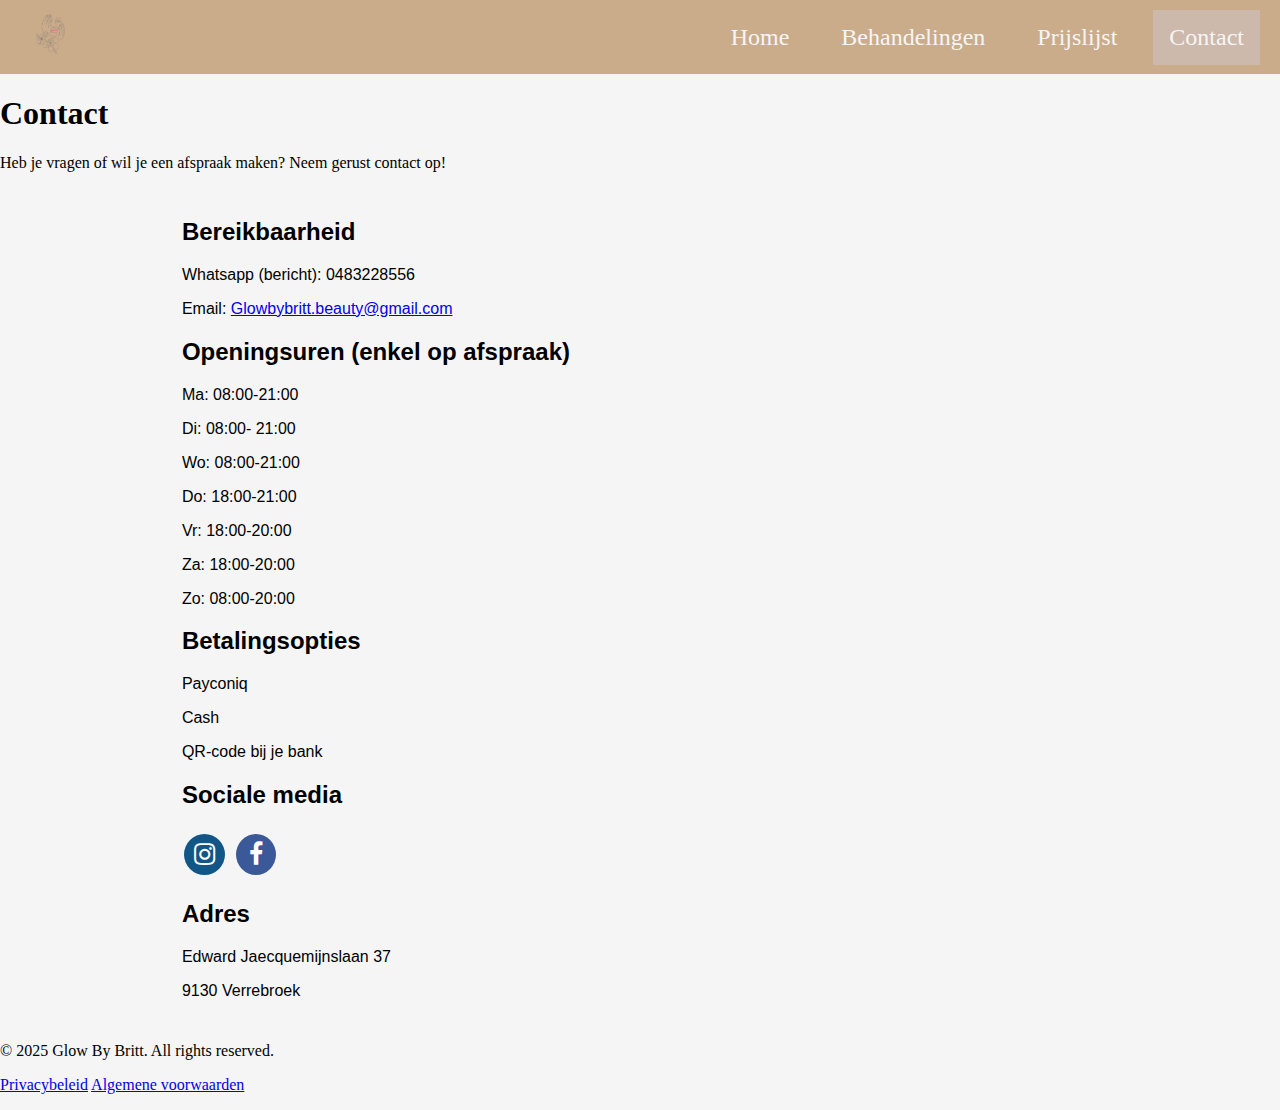
<file: Contact.html>
<!DOCTYPE html>
<html>
  <head>
    <title>Glow By Britt</title>
    <link rel="icon" type="image/x-icon" href="favicon.ico" />
    <meta name="viewport" content="width=device-width, initial-scale=1.0" />
    <link rel="stylesheet" href="css/style.css" />
    <link
      rel="stylesheet"
      href="https://cdnjs.cloudflare.com/ajax/libs/font-awesome/4.7.0/css/font-awesome.min.css"
    />
    <style>
      /* Create two equal columns that floats next to each other */
      .column {
        float: left;
        width: 50%;
        padding: 10px;
        font-family: Lato, sans-serif;
      }

      /* Clear floats after the columns */
      .row:after {
        content: "";
        display: table;
        clear: both;
      }

      .fa {
        font-size: 25px;
        text-align: center;
        text-decoration: none;
        margin: 5px 2px;
        border-radius: 50%;
      }

      .fa-instagram {
        background: #125688;
        color: white;
        padding: 8px 10px 8px 10px;
      }

      .fa-facebook {
        background: #3b5998;
        color: white;
        padding: 8px 13px 8px 13px;
        margin: 5px;
      }

      .fa:hover {
        opacity: 0.7;
      }

      .contact-info {
        float: right;
        padding-right: 60px;
      }

      @media screen and (max-width: 600px) {
        .column {
          width: 100%;
        }
        .contact-info {
          float: center;
          text-align: center;
          padding-right: 0px;
        }
      }
    </style>
  </head>

  <body>
    <ul class="topnav" id="myTopnav">
      <li class="logo">
        <a href="https://www.glowbybritt.be">
          <img src="logo.png" alt="Logo" />
        </a>
      </li>
      <div class="nav-items">
        <li><a href="https://www.glowbybritt.be">Home</a></li>
        <li class="dropdown">
          <a href="javascript:void(0)" class="dropbtn">Behandelingen</a>
          <div class="dropdown-content">
            <a href="Behandelingen/Pedicure">Pedicure</a>
            <a href="Behandelingen/Massage">Massage</a>
            <a href="Behandelingen/Lichaamsverzorging">Lichaamsverzorging</a>
            <a href="Behandelingen/Make-up">Make-up</a>
            <a href="Behandelingen/WimpersWenkbrauwen"
              >Wimpers en wenkbrauwen</a
            >
            <a href="Behandelingen/Gelaatsverzorgingen">Gelaatsverzorgingen</a>
            <a href="Behandelingen/Ontharingen">Ontharingen</a>
            <a href="Behandelingen/Manicure">Manicure</a>
            <a href="Behandelingen/Cadeaubon">Cadeaubon</a>
          </div>
        </li>
        <li><a href="Prijslijst">Prijslijst</a></li>
        <li><a class="active" href="Contact">Contact</a></li>
      </div>
      <li class="icon">
        <a
          href="javascript:void(0);"
          style="font-size: 20px"
          onclick="myFunction(this)"
          >&#9776;</a
        >
      </li>
    </ul>

    <div>
      <h1>Contact</h1>
      <p class="intro">
        Heb je vragen of wil je een afspraak maken? Neem gerust contact op!
      </p>
      <div class="row">
        <div class="column">
          <div class="contact-info">
            <h2>Bereikbaarheid</h2>
            <p>Whatsapp (bericht): 0483228556</p>
            <p>
              Email:
              <a href="mailto:Glowbybritt.beauty@gmail.com"
                >Glowbybritt.beauty@gmail.com</a
              >
            </p>
            <h2>Openingsuren (enkel op afspraak)</h2>
            <p>Ma: 08:00-21:00</p>
            <p>Di: 08:00- 21:00</p>
            <p>Wo: 08:00-21:00</p>
            <p>Do: 18:00-21:00</p>
            <p>Vr: 18:00-20:00</p>
            <p>Za: 18:00-20:00</p>
            <p>Zo: 08:00-20:00</p>
            <h2>Betalingsopties</h2>
            <p>Payconiq</p>
            <p>Cash</p>
            <p>QR-code bij je bank</p>
            <h2>Sociale media</h2>
            <a
              href="https://www.instagram.com/glow.by.britt/"
              target="_blank"
              class="fa fa-instagram"
            ></a>
            <a
              href="https://www.facebook.com/profile.php?id=61581526442371"
              target="_blank"
              class="fa fa-facebook"
            ></a>
            <h2>Adres</h2>
            <p>Edward Jaecquemijnslaan 37</p>
            <p>9130 Verrebroek</p>
          </div>
        </div>
        <div
          class="column"
          style="align-items: center; height: 600px; display: flex"
        >
          <iframe
            src="https://www.google.com/maps/embed?pb=!1m18!1m12!1m3!1d882.8121268382906!2d4.187054363701424!3d51.256466034581216!2m3!1f0!2f0!3f0!3m2!1i1024!2i768!4f13.1!3m3!1m2!1s0x47c38a16cd242c7b%3A0x20d81caf23188122!2sEdward%20Jaecquemijnslaan%2037%2C%209130%20Beveren-Kruibeke-Zwijndrecht!5e0!3m2!1snl!2sbe!4v1758224393217!5m2!1snl!2sbe"
            width="600"
            height="450"
            style="border: 0"
            allowfullscreen=""
            loading="lazy"
            referrerpolicy="no-referrer-when-downgrade"
          ></iframe>
        </div>
      </div>
    </div>
    <footer>
      <p>© 2025 Glow By Britt. All rights reserved.</p>
      <p>
        <a href="PrivacyPolicy">Privacybeleid</a>
        <a href="TermsAndConditions">Algemene voorwaarden</a>
      </p>
    </footer>
    <script src="script.js"></script>
  </body>
</html>
</file>
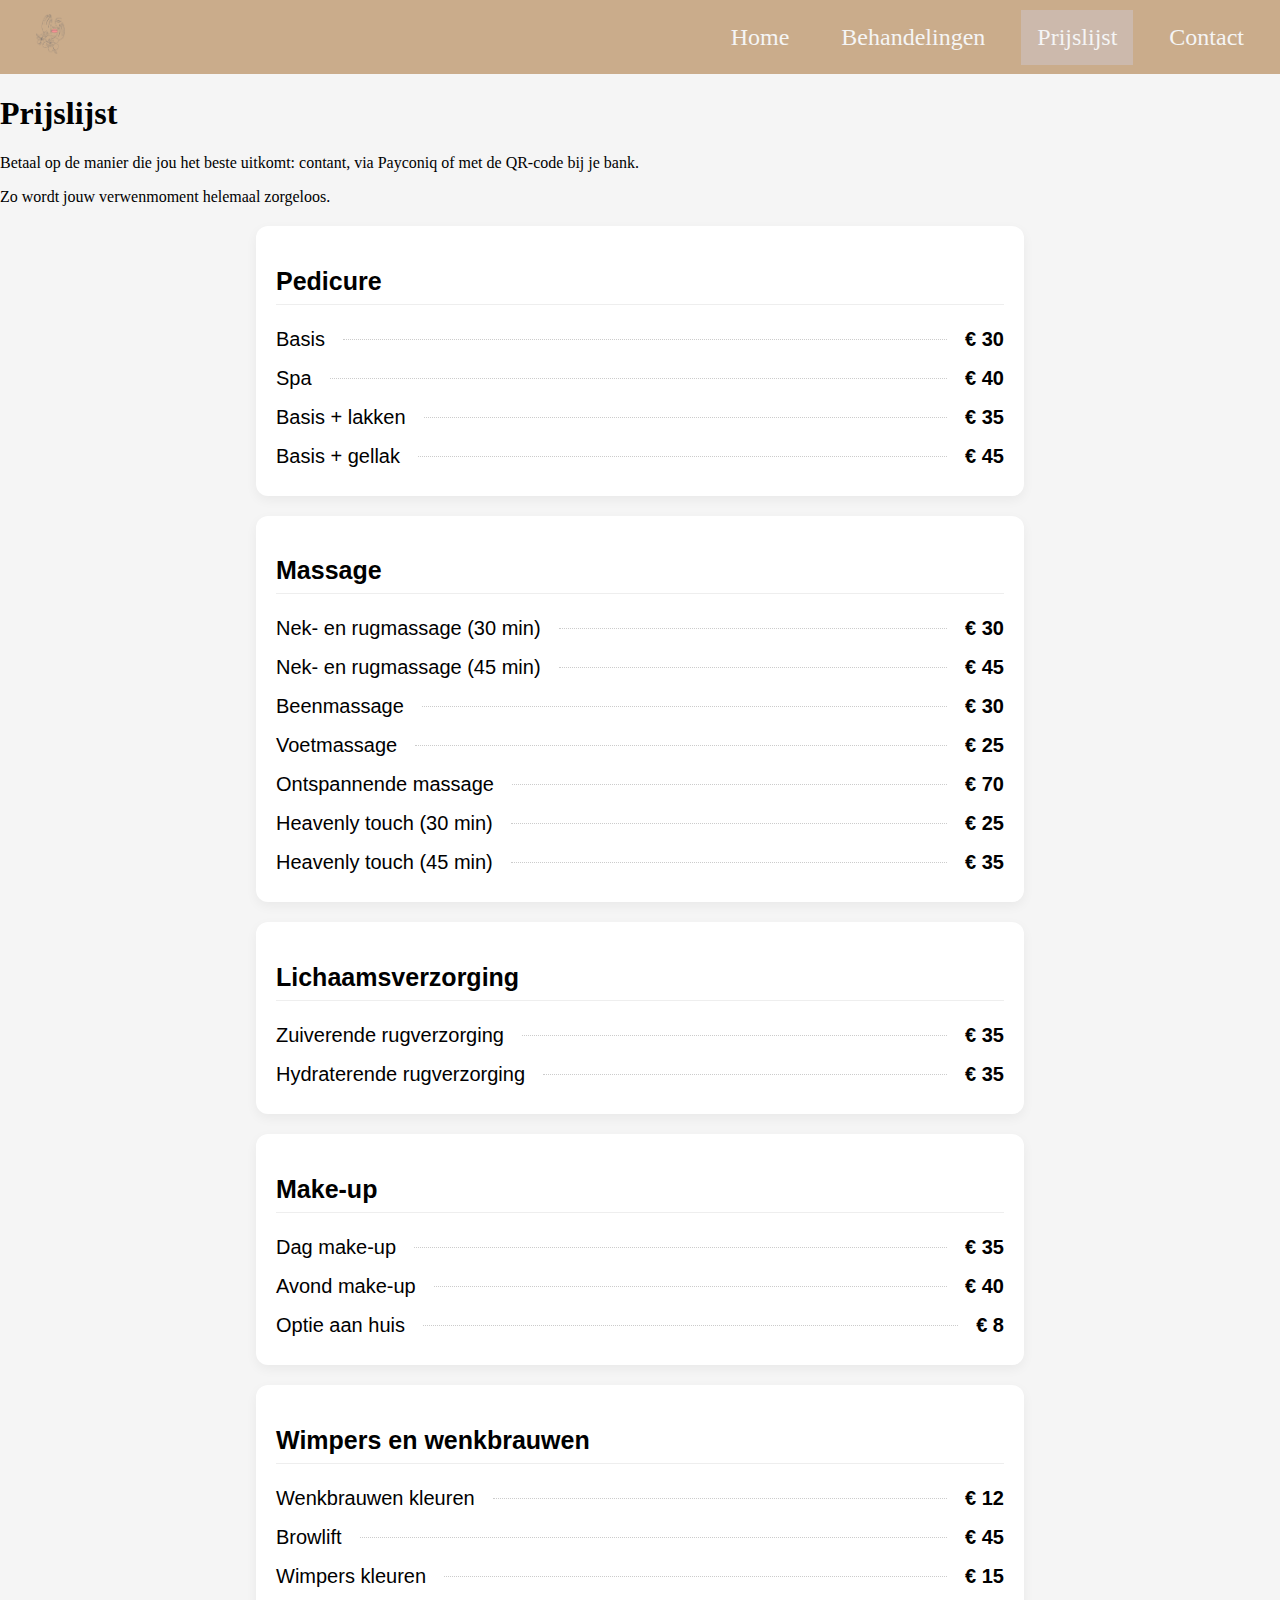
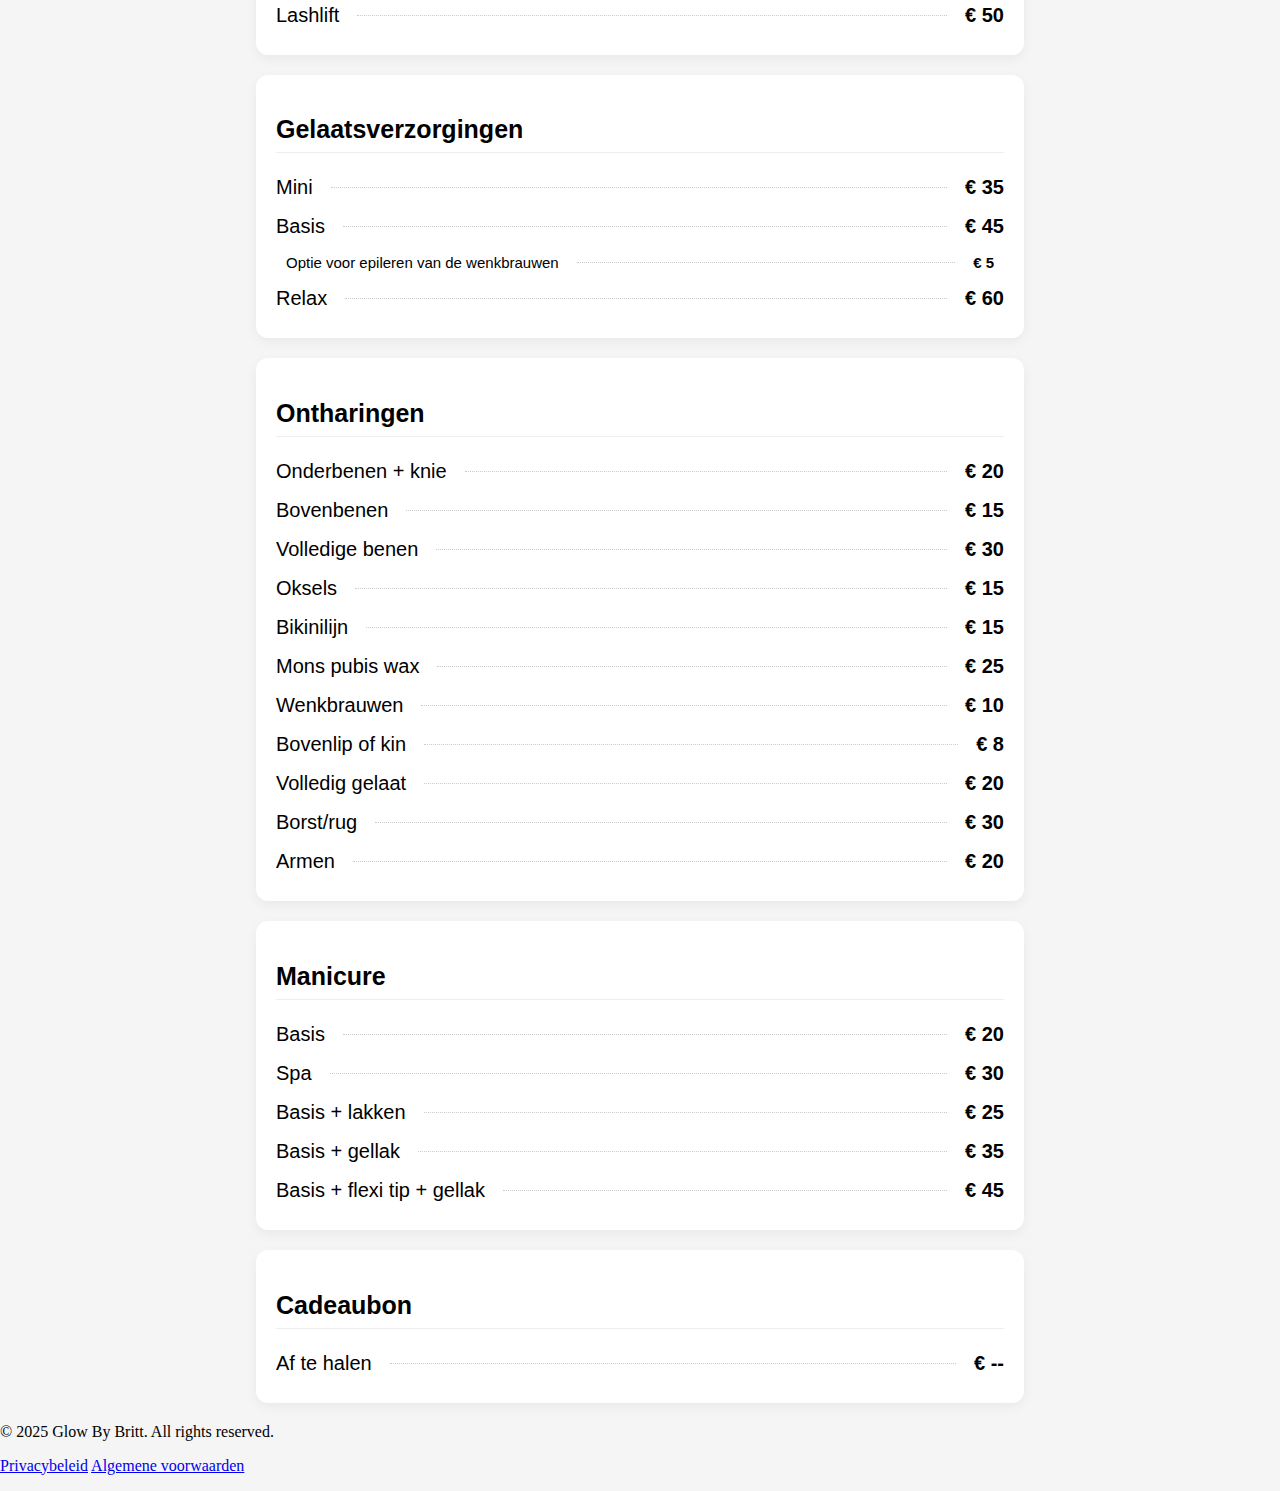
<file: Prijslijst.html>
<!DOCTYPE html>
<html>

<head>
  <title>Glow By Britt</title>
  <link rel="icon" type="image/x-icon" href="favicon.ico" />
  <meta name="viewport" content="width=device-width, initial-scale=1.0" />
  <link rel="stylesheet" href="css/style.css" />
  <style>
    .price-section {
      max-width: 60%;
      margin: 20px auto;
      padding: 20px;
      background: #fff;
      border-radius: 12px;
      box-shadow: 0 4px 12px rgba(0, 0, 0, 0.05);
    }

    .section-title {
      margin-bottom: 15px;
      font-size: 25px;
      font-weight: 600;
      border-bottom: 1px solid #eee;
      padding-bottom: 8px;
      font-family: Lato, sans-serif;
    }

    .price-list {
      list-style: none;
      margin: 0;
      padding: 0;
    }

    .price-item {
      display: flex;
      align-items: center;
      gap: 10px;
      padding: 8px 0;
      font-size: 20px;
    }

    .small-price-item {
      display: flex;
      align-items: center;
      gap: 10px;
      padding: 8px 10px;
      font-size: 15px;
    }

    .item-name {
      white-space: nowrap;
      font-family: Lato, sans-serif;
    }

    .dots {
      flex: 1;
      border-bottom: 1px dotted #ccc;
      margin: 0 8px;
    }

    .item-price {
      white-space: nowrap;
      font-weight: 600;
      font-family: Lato, sans-serif;
    }

    @media screen and (max-width: 600px) {
      .price-section {
        max-width: 80%;
        padding: 15px;
      }

      .price-item,
      .small-price-item {
        flex-wrap: wrap;
      }

      .item-name {
        white-space: normal;
        flex: 1 1 100%;
      }

      .dots {
        display: none;
      }

      .item-price {
        flex: 1 1 100%;
        text-align: left;
        margin-top: 4px;
      }
    }
  </style>
</head>

<body>
  <ul class="topnav" id="myTopnav">
    <li class="logo">
      <a href="https://brambo8698.github.io/webiste-Britt">
        <img src="logo.png" alt="Logo" />
      </a>
    </li>
    <div class="nav-items">
      <li><a href="https://brambo8698.github.io/webiste-Britt">Home</a></li>
      <li class="dropdown">
        <a href="javascript:void(0)" class="dropbtn">Behandelingen</a>
        <div class="dropdown-content">
          <a href="Behandelingen/Pedicure">Pedicure</a>
          <a href="Behandelingen/Massage">Massage</a>
          <a href="Behandelingen/Lichaamsverzorging">Lichaamsverzorging</a>
          <a href="Behandelingen/Make-up">Make-up</a>
          <a href="Behandelingen/WimpersWenkbrauwen">Wimpers en wenkbrauwen</a>
          <a href="Behandelingen/Gelaatsverzorgingen">Gelaatsverzorgingen</a>
          <a href="Behandelingen/Ontharingen">Ontharingen</a>
          <a href="Behandelingen/Manicure">Manicure</a>
          <a href="Behandelingen/Cadeaubon">Cadeaubon</a>
        </div>
      </li>
      <li><a class="active" href="Prijslijst">Prijslijst</a></li>
      <li><a href="Contact">Contact</a></li>
    </div>
    <li class="icon">
      <a href="javascript:void(0);" style="font-size: 20px" onclick="myFunction(this)">&#9776;</a>
    </li>
  </ul>

  <div>
    <h1>Prijslijst</h1>
    <p class="intro">Betaal op de manier die jou het beste uitkomt: contant, via Payconiq of met de QR-code bij je bank.
    </p>
    <p class="intro">Zo wordt jouw verwenmoment helemaal zorgeloos.</p>
    <section class="price-section">
      <h2 class="section-title">Pedicure</h2>
      <ul class="price-list">
        <li class="price-item">
          <span class="item-name">Basis</span>
          <span class="dots"></span>
          <span class="item-price">€ 30</span>
        </li>
        <li class="price-item">
          <span class="item-name">Spa</span>
          <span class="dots"></span>
          <span class="item-price">€ 40</span>
        </li>
        <li class="price-item">
          <span class="item-name">Basis + lakken</span>
          <span class="dots"></span>
          <span class="item-price">€ 35</span>
        </li>
        <li class="price-item">
          <span class="item-name">Basis + gellak</span>
          <span class="dots"></span>
          <span class="item-price">€ 45</span>
        </li>
      </ul>
    </section>
    <section class="price-section">
      <h2 class="section-title">Massage</h2>
      <ul class="price-list">
        <li class="price-item">
          <span class="item-name">Nek- en rugmassage (30 min)</span>
          <span class="dots"></span>
          <span class="item-price">€ 30</span>
        </li>
        <li class="price-item">
          <span class="item-name">Nek- en rugmassage (45 min)</span>
          <span class="dots"></span>
          <span class="item-price">€ 45</span>
        </li>
        <li class="price-item">
          <span class="item-name">Beenmassage</span>
          <span class="dots"></span>
          <span class="item-price">€ 30</span>
        </li>
        <li class="price-item">
          <span class="item-name">Voetmassage</span>
          <span class="dots"></span>
          <span class="item-price">€ 25</span>
        </li>
        <li class="price-item">
          <span class="item-name">Ontspannende massage</span>
          <span class="dots"></span>
          <span class="item-price">€ 70</span>
        </li>
        <li class="price-item">
          <span class="item-name">Heavenly touch (30 min)</span>
          <span class="dots"></span>
          <span class="item-price">€ 25</span>
        </li>
        <li class="price-item">
          <span class="item-name">Heavenly touch (45 min)</span>
          <span class="dots"></span>
          <span class="item-price">€ 35</span>
        </li>
      </ul>
    </section>
    <section class="price-section">
      <h2 class="section-title">Lichaamsverzorging</h2>
      <ul class="price-list">
        <li class="price-item">
          <span class="item-name">Zuiverende rugverzorging</span>
          <span class="dots"></span>
          <span class="item-price">€ 35</span>
        </li>
        <li class="price-item">
          <span class="item-name">Hydraterende rugverzorging</span>
          <span class="dots"></span>
          <span class="item-price">€ 35</span>
        </li>
      </ul>
    </section>
    <section class="price-section">
      <h2 class="section-title">Make-up</h2>
      <ul class="price-list">
        <li class="price-item">
          <span class="item-name">Dag make-up</span>
          <span class="dots"></span>
          <span class="item-price">€ 35</span>
        </li>
        <li class="price-item">
          <span class="item-name">Avond make-up</span>
          <span class="dots"></span>
          <span class="item-price">€ 40</span>
        </li>
        <li class="price-item">
          <span class="item-name">Optie aan huis</span>
          <span class="dots"></span>
          <span class="item-price">€ 8</span>
        </li>
      </ul>
    </section>
    <section class="price-section">
      <h2 class="section-title">Wimpers en wenkbrauwen</h2>
      <ul class="price-list">
        <li class="price-item">
          <span class="item-name">Wenkbrauwen kleuren</span>
          <span class="dots"></span>
          <span class="item-price">€ 12</span>
        </li>
        <li class="price-item">
          <span class="item-name">Browlift</span>
          <span class="dots"></span>
          <span class="item-price">€ 45</span>
        </li>
        <li class="price-item">
          <span class="item-name">Wimpers kleuren</span>
          <span class="dots"></span>
          <span class="item-price">€ 15</span>
        </li>
        <li class="price-item">
          <span class="item-name">Lashlift</span>
          <span class="dots"></span>
          <span class="item-price">€ 50</span>
        </li>
      </ul>
    </section>
    <section class="price-section">
      <h2 class="section-title">Gelaatsverzorgingen</h2>
      <ul class="price-list">
        <li class="price-item">
          <span class="item-name">Mini</span>
          <span class="dots"></span>
          <span class="item-price">€ 35</span>
        </li>
        <li class="price-item">
          <span class="item-name">Basis</span>
          <span class="dots"></span>
          <span class="item-price">€ 45</span>
        </li>
        <li class="small-price-item">
          <span class="item-name">Optie voor epileren van de wenkbrauwen</span>
          <span class="dots"></span>
          <span class="item-price">€ 5</span>
        </li>
        <li class="price-item">
          <span class="item-name">Relax</span>
          <span class="dots"></span>
          <span class="item-price">€ 60</span>
        </li>
      </ul>
    </section>
    <section class="price-section">
      <h2 class="section-title">Ontharingen</h2>
      <ul class="price-list">
        <li class="price-item">
          <span class="item-name">Onderbenen + knie</span>
          <span class="dots"></span>
          <span class="item-price">€ 20</span>
        </li>
        <li class="price-item">
          <span class="item-name">Bovenbenen</span>
          <span class="dots"></span>
          <span class="item-price">€ 15</span>
        </li>
        <li class="price-item">
          <span class="item-name">Volledige benen</span>
          <span class="dots"></span>
          <span class="item-price">€ 30</span>
        </li>
        <li class="price-item">
          <span class="item-name">Oksels</span>
          <span class="dots"></span>
          <span class="item-price">€ 15</span>
        </li>
        <li class="price-item">
          <span class="item-name">Bikinilijn</span>
          <span class="dots"></span>
          <span class="item-price">€ 15</span>
        </li>
        <li class="price-item">
          <span class="item-name">Mons pubis wax</span>
          <span class="dots"></span>
          <span class="item-price">€ 25</span>
        </li>
        <li class="price-item">
          <span class="item-name">Wenkbrauwen</span>
          <span class="dots"></span>
          <span class="item-price">€ 10</span>
        </li>
        <li class="price-item">
          <span class="item-name">Bovenlip of kin</span>
          <span class="dots"></span>
          <span class="item-price">€ 8</span>
        </li>
        <li class="price-item">
          <span class="item-name">Volledig gelaat</span>
          <span class="dots"></span>
          <span class="item-price">€ 20</span>
        </li>
        <li class="price-item">
          <span class="item-name">Borst/rug</span>
          <span class="dots"></span>
          <span class="item-price">€ 30</span>
        </li>
        <li class="price-item">
          <span class="item-name">Armen</span>
          <span class="dots"></span>
          <span class="item-price">€ 20</span>
        </li>
      </ul>
    </section>
    <section class="price-section">
      <h2 class="section-title">Manicure</h2>
      <ul class="price-list">
        <li class="price-item">
          <span class="item-name">Basis</span>
          <span class="dots"></span>
          <span class="item-price">€ 20</span>
        </li>
        <li class="price-item">
          <span class="item-name">Spa</span>
          <span class="dots"></span>
          <span class="item-price">€ 30</span>
        </li>
        <li class="price-item">
          <span class="item-name">Basis + lakken</span>
          <span class="dots"></span>
          <span class="item-price">€ 25</span>
        </li>
        <li class="price-item">
          <span class="item-name">Basis + gellak</span>
          <span class="dots"></span>
          <span class="item-price">€ 35</span>
        </li>
        <li class="price-item">
          <span class="item-name">Basis + flexi tip + gellak</span>
          <span class="dots"></span>
          <span class="item-price">€ 45</span>
        </li>
      </ul>
    </section>
    <section class="price-section">
      <h2 class="section-title">Cadeaubon</h2>
      <ul class="price-list">
        <li class="price-item">
          <span class="item-name">Af te halen</span>
          <span class="dots"></span>
          <span class="item-price">€ --</span>
        </li>
      </ul>
    </section>
  </div>
  <footer>
    <p>© 2025 Glow By Britt. All rights reserved.</p>
    <p>
      <a href="PrivacyPolicy">Privacybeleid</a>
      <a href="TermsAndConditions">Algemene voorwaarden</a>
    </p>
  </footer>
  <script src="script.js"></script>
</body>

</html>
</file>
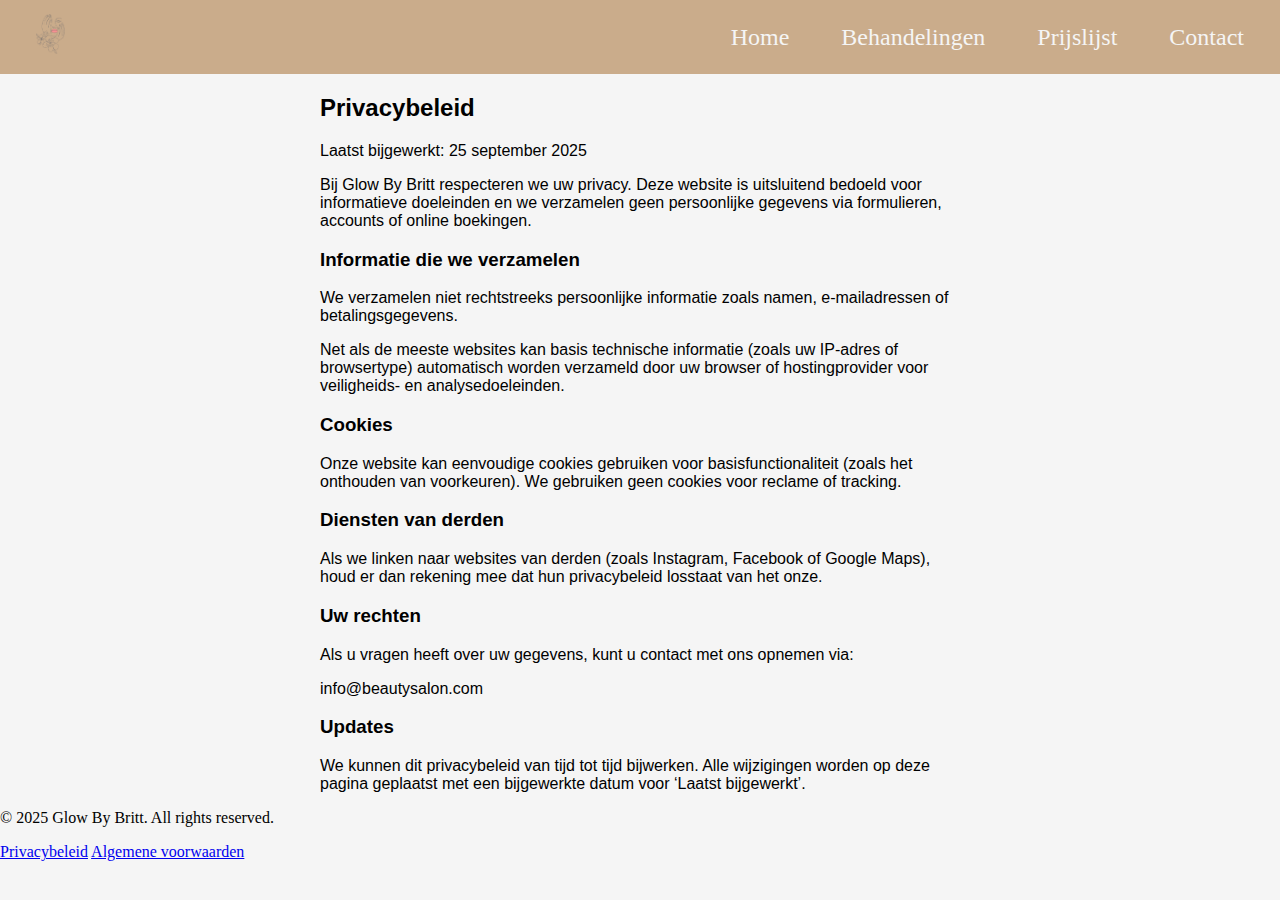
<file: PrivacyPolicy.html>
<!DOCTYPE html>
<html>
  <head>
    <meta name="viewport" content="width=device-width, initial-scale=1.0" />
    <link rel="stylesheet" href="css/style.css" />
  </head>
  <body>
    <ul class="topnav" id="myTopnav">
      <li class="logo">
        <a href="https://brambo8698.github.io/webiste-Britt">
          <img src="logo.png" alt="Logo" />
        </a>
      </li>
      <div class="nav-items">
        <li><a href="https://brambo8698.github.io/webiste-Britt">Home</a></li>
        <li class="dropdown">
          <a href="javascript:void(0)" class="dropbtn">Behandelingen</a>
          <div class="dropdown-content">
            <a href="Behandelingen/Pedicure">Pedicure</a>
            <a href="Behandelingen/Massage">Massage</a>
            <a href="Behandelingen/Lichaamsverzorging">Lichaamsverzorging</a>
            <a href="Behandelingen/Make-up">Make-up</a>
            <a href="Behandelingen/WimpersWenkbrauwen"
              >Wimpers en wenkbrauwen</a
            >
            <a href="Behandelingen/Gelaatsverzorgingen">Gelaatsverzorgingen</a>
            <a href="Behandelingen/Ontharingen">Ontharingen</a>
            <a href="Behandelingen/Manicure">Manicure</a>
            <a href="Behandelingen/Cadeaubon">Cadeaubon</a>
          </div>
        </li>
        <li><a href="Prijslijst">Prijslijst</a></li>
        <li><a href="Contact">Contact</a></li>
      </div>
      <li class="icon">
        <a
          href="javascript:void(0);"
          style="font-size: 20px"
          onclick="myFunction(this)"
          >&#9776;</a
        >
      </li>
    </ul>

    <div style="padding-left: 25%; padding-right: 25%; font-family: Lato, sans-serif;">
      <h2>Privacybeleid</h2>
      <p>Laatst bijgewerkt: 25 september 2025</p>
      <p>
        Bij Glow By Britt respecteren we uw privacy. Deze website is uitsluitend
        bedoeld voor informatieve doeleinden en we verzamelen geen persoonlijke
        gegevens via formulieren, accounts of online boekingen.
      </p>
      <h3>Informatie die we verzamelen</h3>
      <p>
        We verzamelen niet rechtstreeks persoonlijke informatie zoals namen,
        e-mailadressen of betalingsgegevens.
      </p>
      <p>
        Net als de meeste websites kan basis technische informatie (zoals uw
        IP-adres of browsertype) automatisch worden verzameld door uw browser of
        hostingprovider voor veiligheids- en analysedoeleinden.
      </p>
      <h3>Cookies</h3>
      <p>
        Onze website kan eenvoudige cookies gebruiken voor basisfunctionaliteit
        (zoals het onthouden van voorkeuren). We gebruiken geen cookies voor
        reclame of tracking.
      </p>
      <h3>Diensten van derden</h3>
      <p>
        Als we linken naar websites van derden (zoals Instagram, Facebook of
        Google Maps), houd er dan rekening mee dat hun privacybeleid losstaat
        van het onze.
      </p>
      <h3>Uw rechten</h3>
      <p>
        Als u vragen heeft over uw gegevens, kunt u contact met ons opnemen via:
      </p>
      <p>info@beautysalon.com<br /></p>
      <h3>Updates</h3>
      <p>
        We kunnen dit privacybeleid van tijd tot tijd bijwerken. Alle
        wijzigingen worden op deze pagina geplaatst met een bijgewerkte datum
        voor ‘Laatst bijgewerkt’.
      </p>
    </div>

    <footer>
      <p>© 2025 Glow By Britt. All rights reserved.</p>
      <p>
        <a href="PrivacyPolicy">Privacybeleid</a>
        <a href="TermsAndConditions">Algemene voorwaarden</a>
      </p>
    </footer>
    <script src="script.js"></script>
  </body>
</html>
</file>
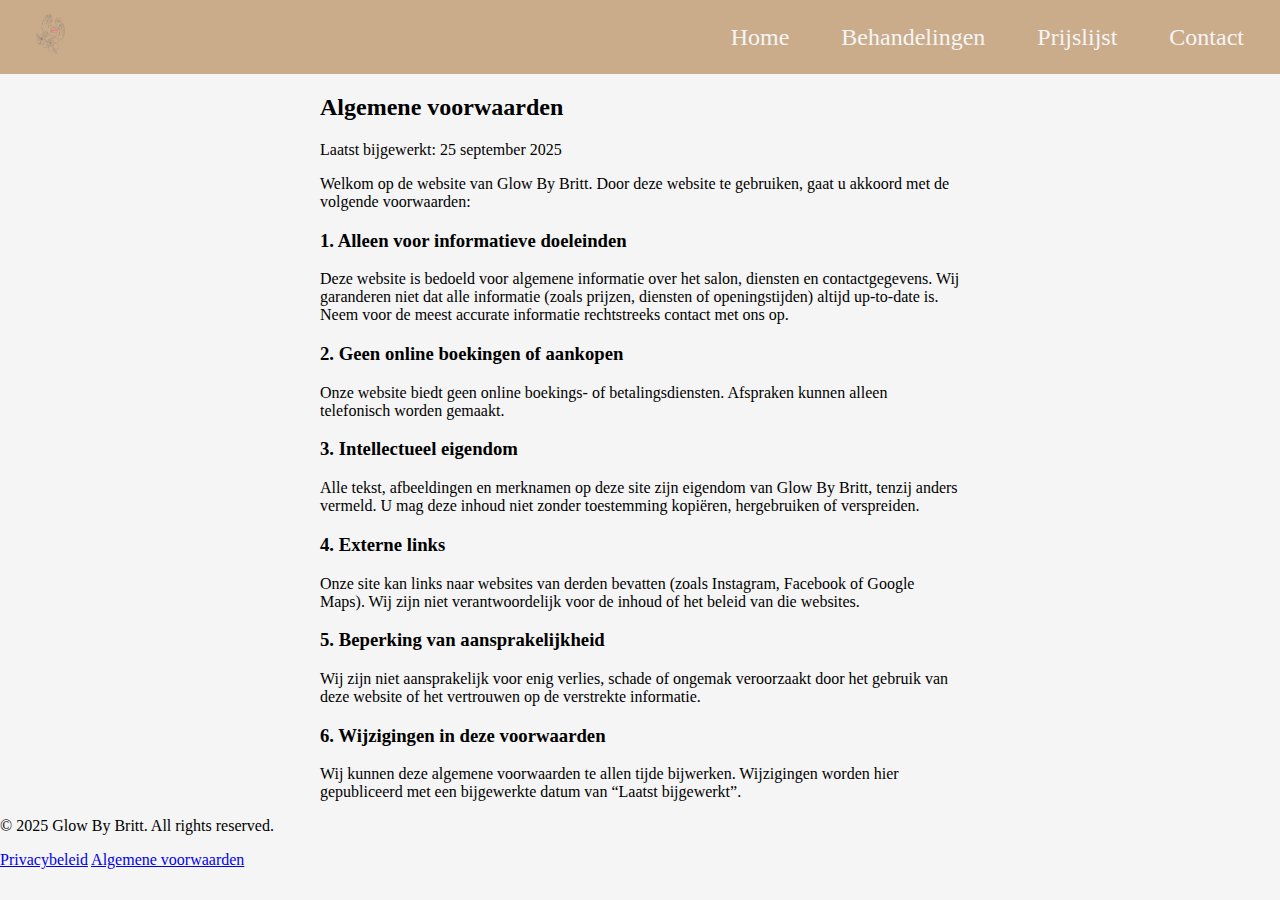
<file: TermsAndConditions.html>
<!DOCTYPE html>
<html>
  <head>
    <meta name="viewport" content="width=device-width, initial-scale=1.0" />
    <link rel="stylesheet" href="css/style.css" />
  </head>
  <body>
    <ul class="topnav" id="myTopnav">
      <li class="logo">
        <a href="https://brambo8698.github.io/webiste-Britt">
          <img src="logo.png" alt="Logo" />
        </a>
      </li>
      <div class="nav-items">
        <li><a href="https://brambo8698.github.io/webiste-Britt">Home</a></li>
        <li class="dropdown">
          <a href="javascript:void(0)" class="dropbtn">Behandelingen</a>
          <div class="dropdown-content">
            <a href="Behandelingen/Pedicure">Pedicure</a>
            <a href="Behandelingen/Massage">Massage</a>
            <a href="Behandelingen/Lichaamsverzorging">Lichaamsverzorging</a>
            <a href="Behandelingen/Make-up">Make-up</a>
            <a href="Behandelingen/WimpersWenkbrauwen"
              >Wimpers en wenkbrauwen</a
            >
            <a href="Behandelingen/Gelaatsverzorgingen">Gelaatsverzorgingen</a>
            <a href="Behandelingen/Ontharingen">Ontharingen</a>
            <a href="Behandelingen/Manicure">Manicure</a>
            <a href="Behandelingen/Cadeaubon">Cadeaubon</a>
          </div>
        </li>
        <li><a href="Prijslijst">Prijslijst</a></li>
        <li><a href="Contact">Contact</a></li>
      </div>
      <li class="icon">
        <a
          href="javascript:void(0);"
          style="font-size: 20px"
          onclick="myFunction(this)"
          >&#9776;</a
        >
      </li>
    </ul>

    <div style="padding-left: 25%; padding-right: 25%">
      <h2>Algemene voorwaarden</h2>
      <p>Laatst bijgewerkt: 25 september 2025</p>
      <p>
        Welkom op de website van Glow By Britt. Door deze website te
        gebruiken, gaat u akkoord met de volgende voorwaarden:
      </p>
      <h3>1. Alleen voor informatieve doeleinden</h2>
      <p>
        Deze website is bedoeld voor algemene informatie over het salon,
        diensten en contactgegevens. Wij garanderen niet dat alle informatie
        (zoals prijzen, diensten of openingstijden) altijd up-to-date is. Neem
        voor de meest accurate informatie rechtstreeks contact met ons op.
      </p>
      <h3>2. Geen online boekingen of aankopen</h2>
      <p>
        Onze website biedt geen online boekings- of betalingsdiensten. Afspraken
        kunnen alleen telefonisch worden gemaakt.
      </p>
      <h3>3. Intellectueel eigendom</h2>
      <p>
        Alle tekst, afbeeldingen en merknamen op deze site zijn eigendom van
        Glow By Britt, tenzij anders vermeld. U mag deze inhoud niet
        zonder toestemming kopiëren, hergebruiken of verspreiden.
      </p>
      <h3>4. Externe links</h2>
      <p>
        Onze site kan links naar websites van derden bevatten (zoals Instagram,
        Facebook of Google Maps). Wij zijn niet verantwoordelijk voor de inhoud
        of het beleid van die websites.
      </p>
      <h3>5. Beperking van aansprakelijkheid</h2>
      <p>
        Wij zijn niet aansprakelijk voor enig verlies, schade of ongemak
        veroorzaakt door het gebruik van deze website of het vertrouwen op de
        verstrekte informatie.
      </p>
      <h3>6. Wijzigingen in deze voorwaarden</h2>
      <p>
        Wij kunnen deze algemene voorwaarden te allen tijde bijwerken.
        Wijzigingen worden hier gepubliceerd met een bijgewerkte datum van
        “Laatst bijgewerkt”.
      </p>
    </div>

    <footer>
      <p>© 2025 Glow By Britt. All rights reserved.</p>
      <p>
        <a href="PrivacyPolicy">Privacybeleid</a>
        <a href="TermsAndConditions">Algemene voorwaarden</a>
      </p>
    </footer>
    <script src="script.js"></script>
  </body>
</html>
</file>
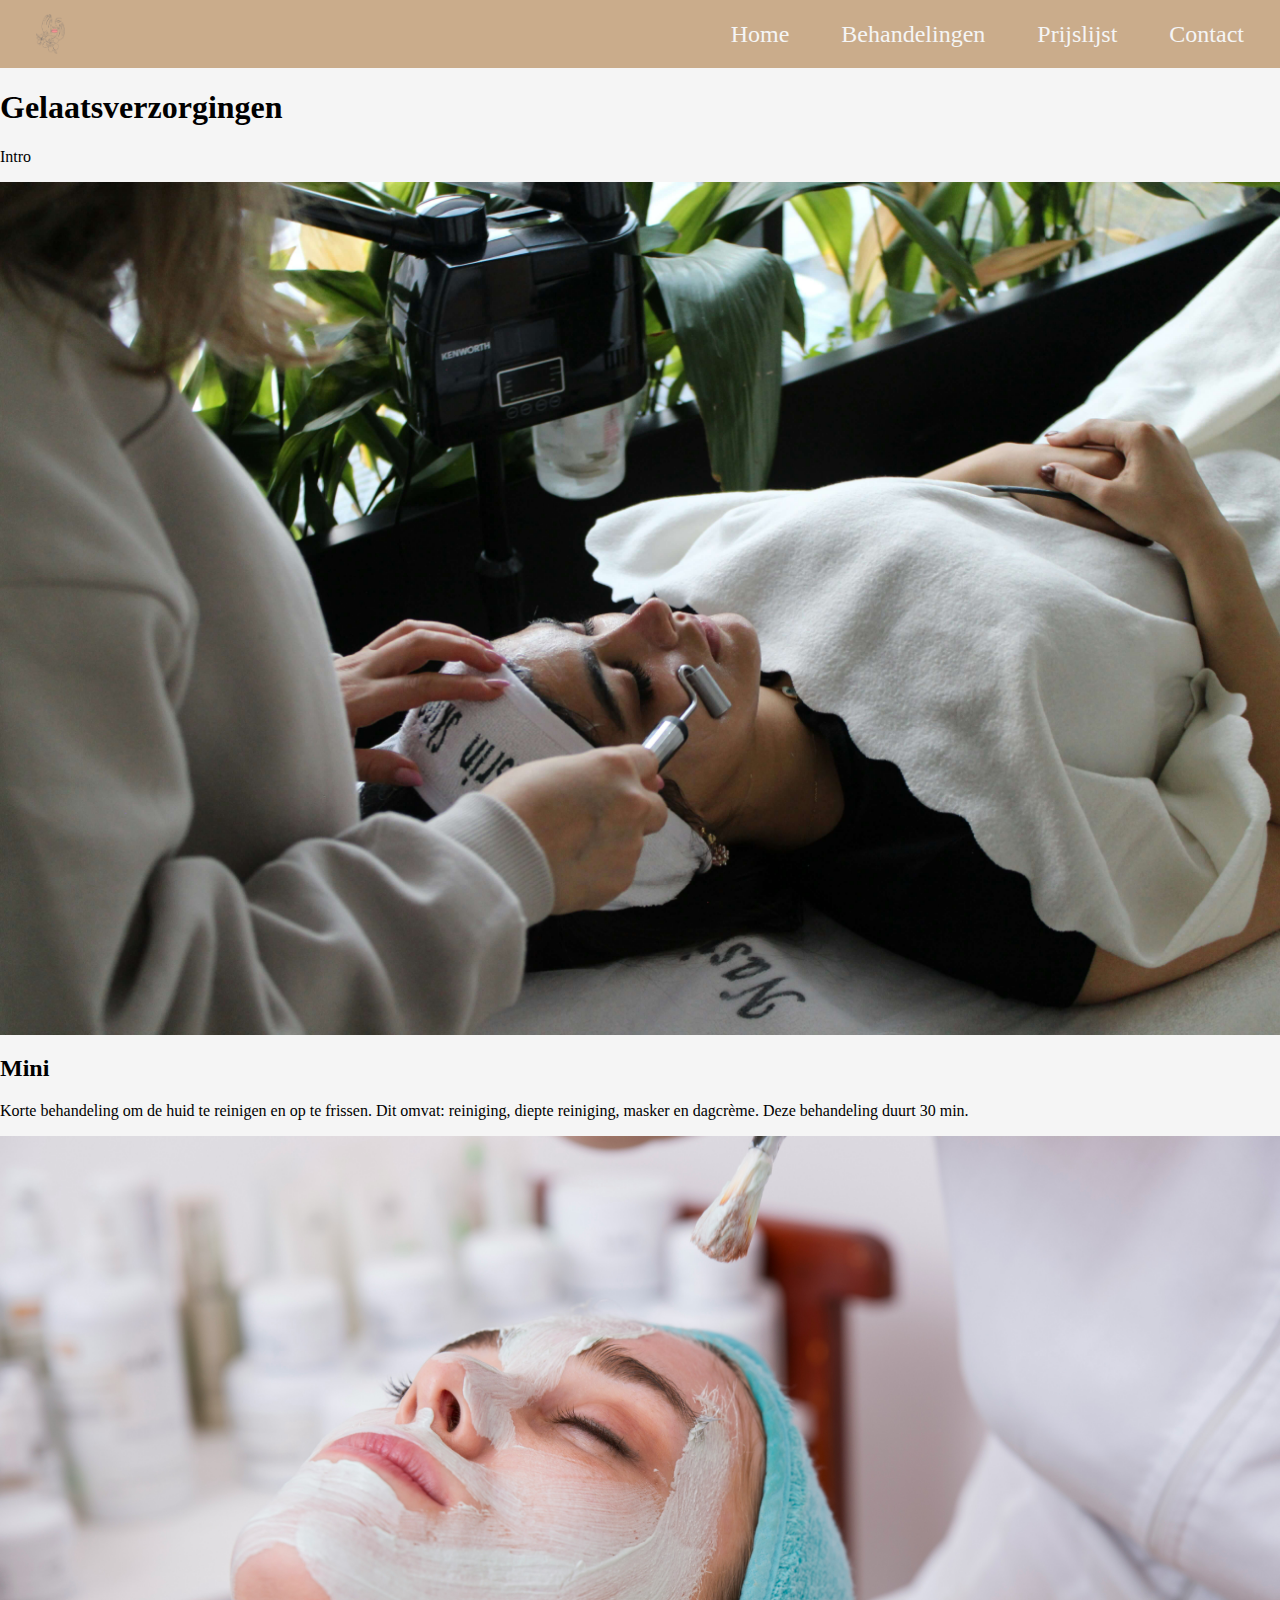
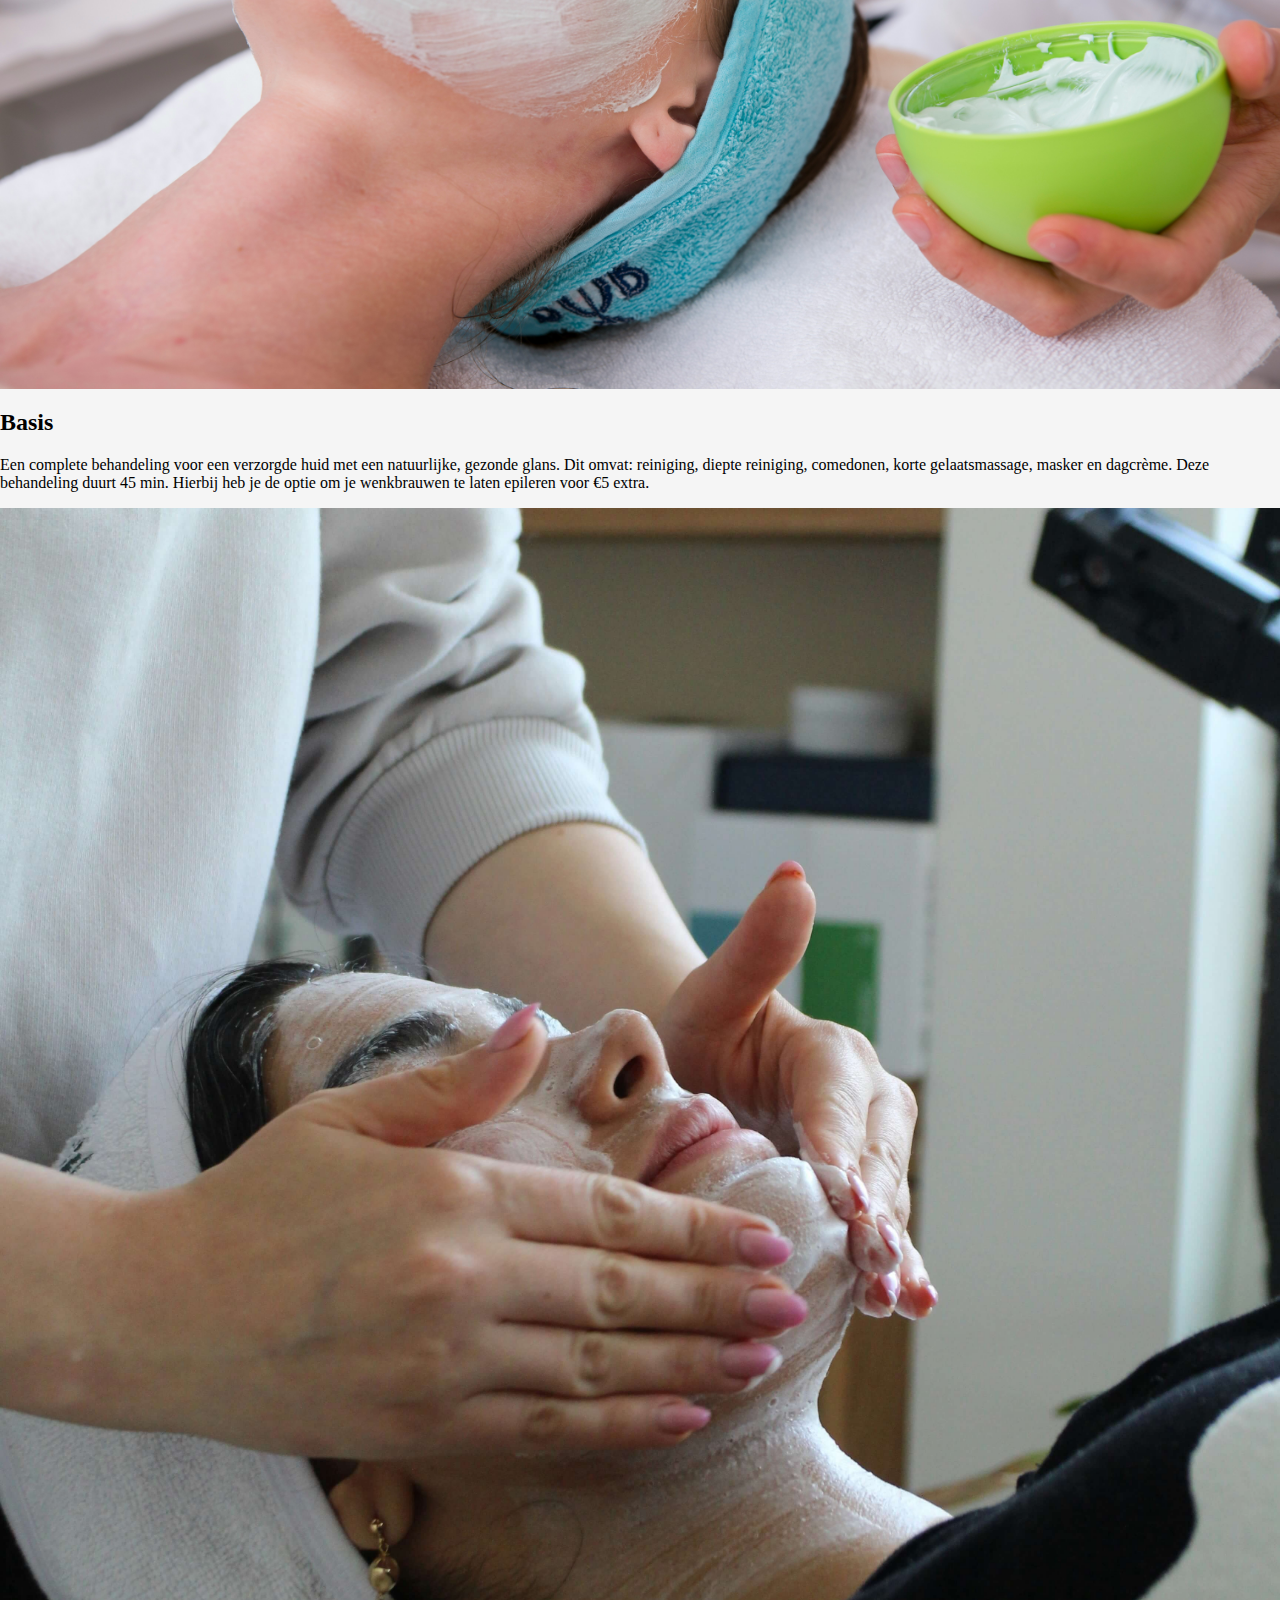
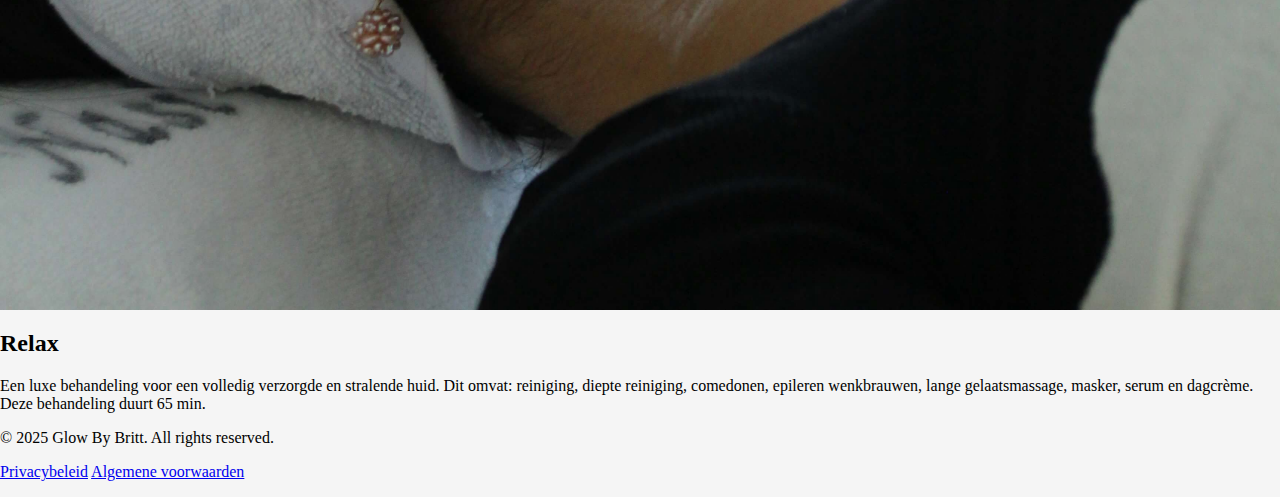
<file: Behandelingen/Gelaatsverzorgingen.html>
<!DOCTYPE html>
<html>
  <head>
    <title>Glow By Britt</title>
    <link rel="icon" type="image/x-icon" href="../favicon.ico" />
    <meta name="viewport" content="width=device-width, initial-scale=1.0" />
    <link rel="stylesheet" href="../css/style.css" />
    <link rel="stylesheet" href="behandelingen.css" />
  </head>
  <body>
    <ul class="topnav" id="myTopnav">
      <li class="logo">
        <a href="https://brambo8698.github.io/webiste-Britt">
          <img src="../logo.png" alt="Logo" />
        </a>
      </li>
      <div class="nav-items">
        <li><a href="https://brambo8698.github.io/webiste-Britt">Home</a></li>
        <li class="dropdown">
          <a href="javascript:void(0)" class="dropbtn">Behandelingen</a>
          <div class="dropdown-content">
            <a href="Pedicure">Pedicure</a>
            <a href="Massage">Massage</a>
            <a href="Lichaamsverzorging">Lichaamsverzorging</a>
            <a href="Make-up">Make-up</a>
            <a href="WimpersWenkbrauwen">Wimpers en wenkbrauwen</a>
            <a class="active" href="Gelaatsverzorgingen">Gelaatsverzorgingen</a>
            <a href="Ontharingen">Ontharingen</a>
            <a href="Manicure">Manicure</a>
            <a href="Cadeaubon">Cadeaubon</a>
          </div>
        </li>
        <li><a href="../Prijslijst">Prijslijst</a></li>
        <li><a href="../Contact">Contact</a></li>
      </div>
      <li class="icon">
        <a
          href="javascript:void(0);"
          style="font-size: 20px"
          onclick="myFunction(this)"
          >&#9776;</a
        >
      </li>
    </ul>
    <section class="treatments">
      <h1>Gelaatsverzorgingen</h1>
      <p class="intro">Intro</p>
      <div class="treatment-row">
        <img
          src="Images/MiniGelaatsverzorging.jpg"
          alt="Mini gelaatsverzorging"
        />
        <div class="treatment-info">
          <h2>Mini</h2>
          <p>
            Korte behandeling om de huid te reinigen en op te frissen. Dit
            omvat: reiniging, diepte reiniging, masker en dagcrème. Deze
            behandeling duurt 30 min.
          </p>
        </div>
      </div>
      <div class="treatment-row reverse">
        <img
          src="Images/BasisGelaatsverzorging.jpg"
          alt="Basis gelaatsverzorging"
        />
        <div class="treatment-info">
          <h2>Basis</h2>
          <p>
            Een complete behandeling voor een verzorgde huid met een
            natuurlijke, gezonde glans. Dit omvat: reiniging, diepte reiniging,
            comedonen, korte gelaatsmassage, masker en dagcrème. Deze
            behandeling duurt 45 min. Hierbij heb je de optie om je wenkbrauwen
            te laten epileren voor €5 extra.
          </p>
        </div>
      </div>
      <div class="treatment-row">
        <img
          src="Images/RelaxGelaatsverzorging.jpg"
          alt="Relax gelaatsverzorging"
        />
        <div class="treatment-info">
          <h2>Relax</h2>
          <p>
            Een luxe behandeling voor een volledig verzorgde en stralende huid.
            Dit omvat: reiniging, diepte reiniging, comedonen, epileren
            wenkbrauwen, lange gelaatsmassage, masker, serum en dagcrème. Deze
            behandeling duurt 65 min.
          </p>
        </div>
      </div>
    </section>
    <footer>
      <p>© 2025 Glow By Britt. All rights reserved.</p>
      <p>
        <a href="PrivacyPolicy">Privacybeleid</a>
        <a href="TermsAndConditions">Algemene voorwaarden</a>
      </p>
    </footer>
    <script src="../script.js"></script>
  </body>
</html>
</file>
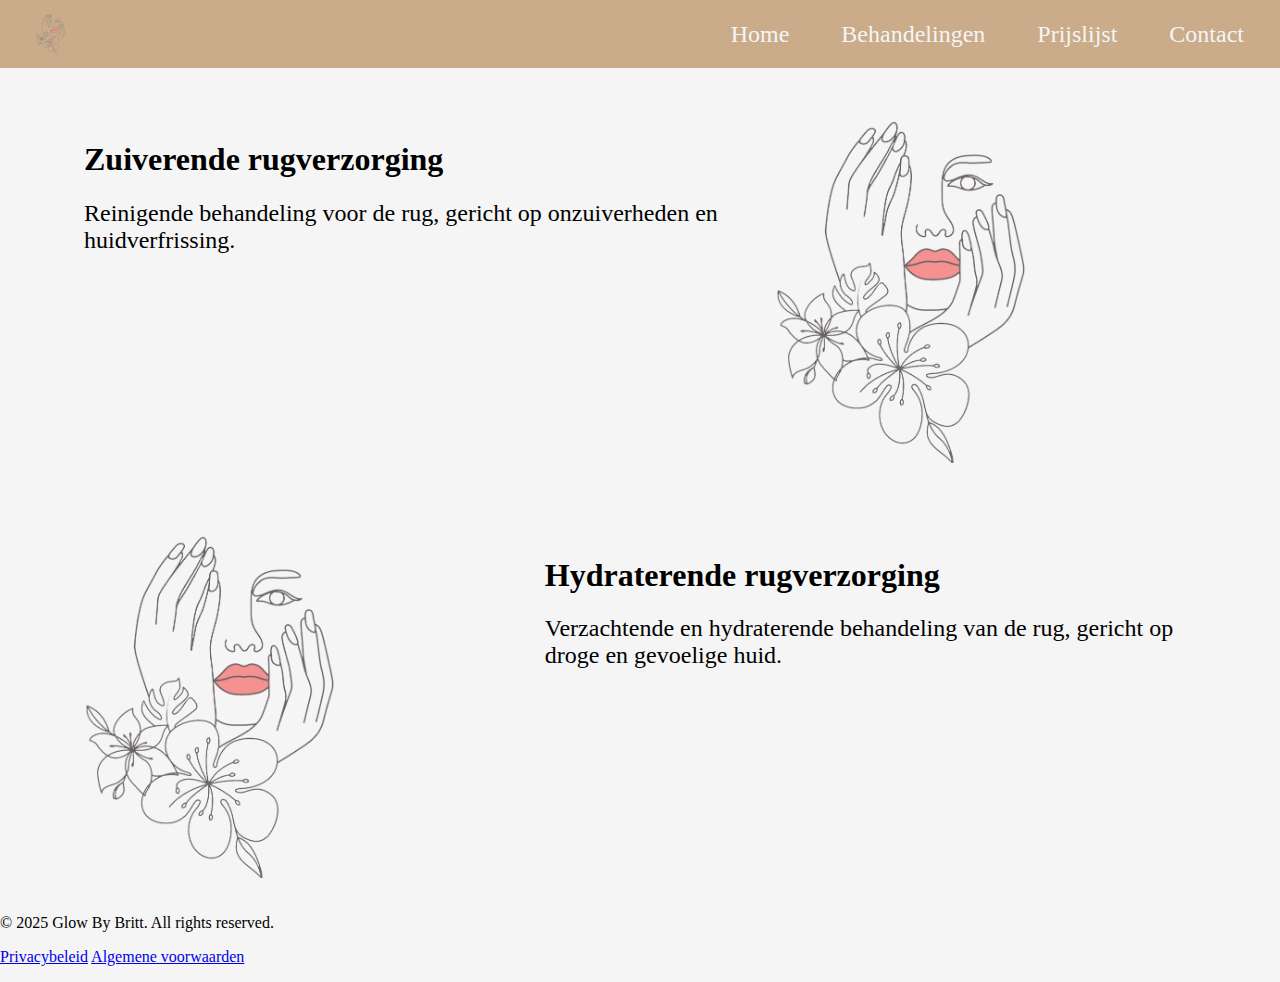
<file: Behandelingen/Lichaamsverzorging.html>
<!DOCTYPE html>
<html>
  <head>
    <title>Glow By Britt</title>
    <link rel="icon" type="image/x-icon" href="../favicon.ico" />
    <meta name="viewport" content="width=device-width, initial-scale=1.0" />
    <link rel="stylesheet" href="../css/style.css" />
    <link rel="stylesheet" href="behandelingen.css" />
  </head>
  <body>
    <ul class="topnav" id="myTopnav">
      <li class="logo">
        <a href="https://brambo8698.github.io/webiste-Britt">
          <img src="../logo.png" alt="Logo" />
        </a>
      </li>
      <div class="nav-items">
        <li><a href="https://brambo8698.github.io/webiste-Britt">Home</a></li>
        <li class="dropdown">
          <a href="javascript:void(0)" class="dropbtn">Behandelingen</a>
          <div class="dropdown-content">
            <a href="Pedicure">Pedicure</a>
            <a href="Massage">Massage</a>
            <a class="active" href="Lichaamsverzorging">Lichaamsverzorging</a>
            <a href="Make-up">Make-up</a>
            <a href="WimpersWenkbrauwen">Wimpers en wenkbrauwen</a>
            <a href="Gelaatsverzorgingen">Gelaatsverzorgingen</a>
            <a href="Ontharingen">Ontharingen</a>
            <a href="Manicure">Manicure</a>
            <a href="Cadeaubon">Cadeaubon</a>
          </div>
        </li>
        <li><a href="../Prijslijst">Prijslijst</a></li>
        <li><a href="../Contact">Contact</a></li>
      </div>
      <li class="icon">
        <a
          href="javascript:void(0);"
          style="font-size: 20px"
          onclick="myFunction(this)"
          >&#9776;</a
        >
      </li>
    </ul>

    <!-- Left section -->
    <div class="container">
      <div class="row">
        <div class="column-66">
          <h1><b>Zuiverende rugverzorging</b></h1>
          <div class="textcolumn">
            Reinigende behandeling voor de rug, gericht op onzuiverheden en
            huidverfrissing.
          </div>
        </div>
        <div class="column-33">
          <img src="../logo.png" width="250" height="300" />
        </div>
      </div>
    </div>

    <!-- right section -->
    <div class="container">
      <div class="row">
        <div class="column-33">
          <img src="../logo.png" width="250" height="300" />
        </div>
        <div class="column-66">
          <h1><b>Hydraterende rugverzorging</b></h1>
          <div class="textcolumn">
            Verzachtende en hydraterende behandeling van de rug, gericht op
            droge en gevoelige huid.
          </div>
        </div>
      </div>
    </div>
    <footer>
      <p>© 2025 Glow By Britt. All rights reserved.</p>
      <p>
        <a href="PrivacyPolicy">Privacybeleid</a>
        <a href="TermsAndConditions">Algemene voorwaarden</a>
      </p>
    </footer>
    <script src="../script.js"></script>
  </body>
</html>
</file>
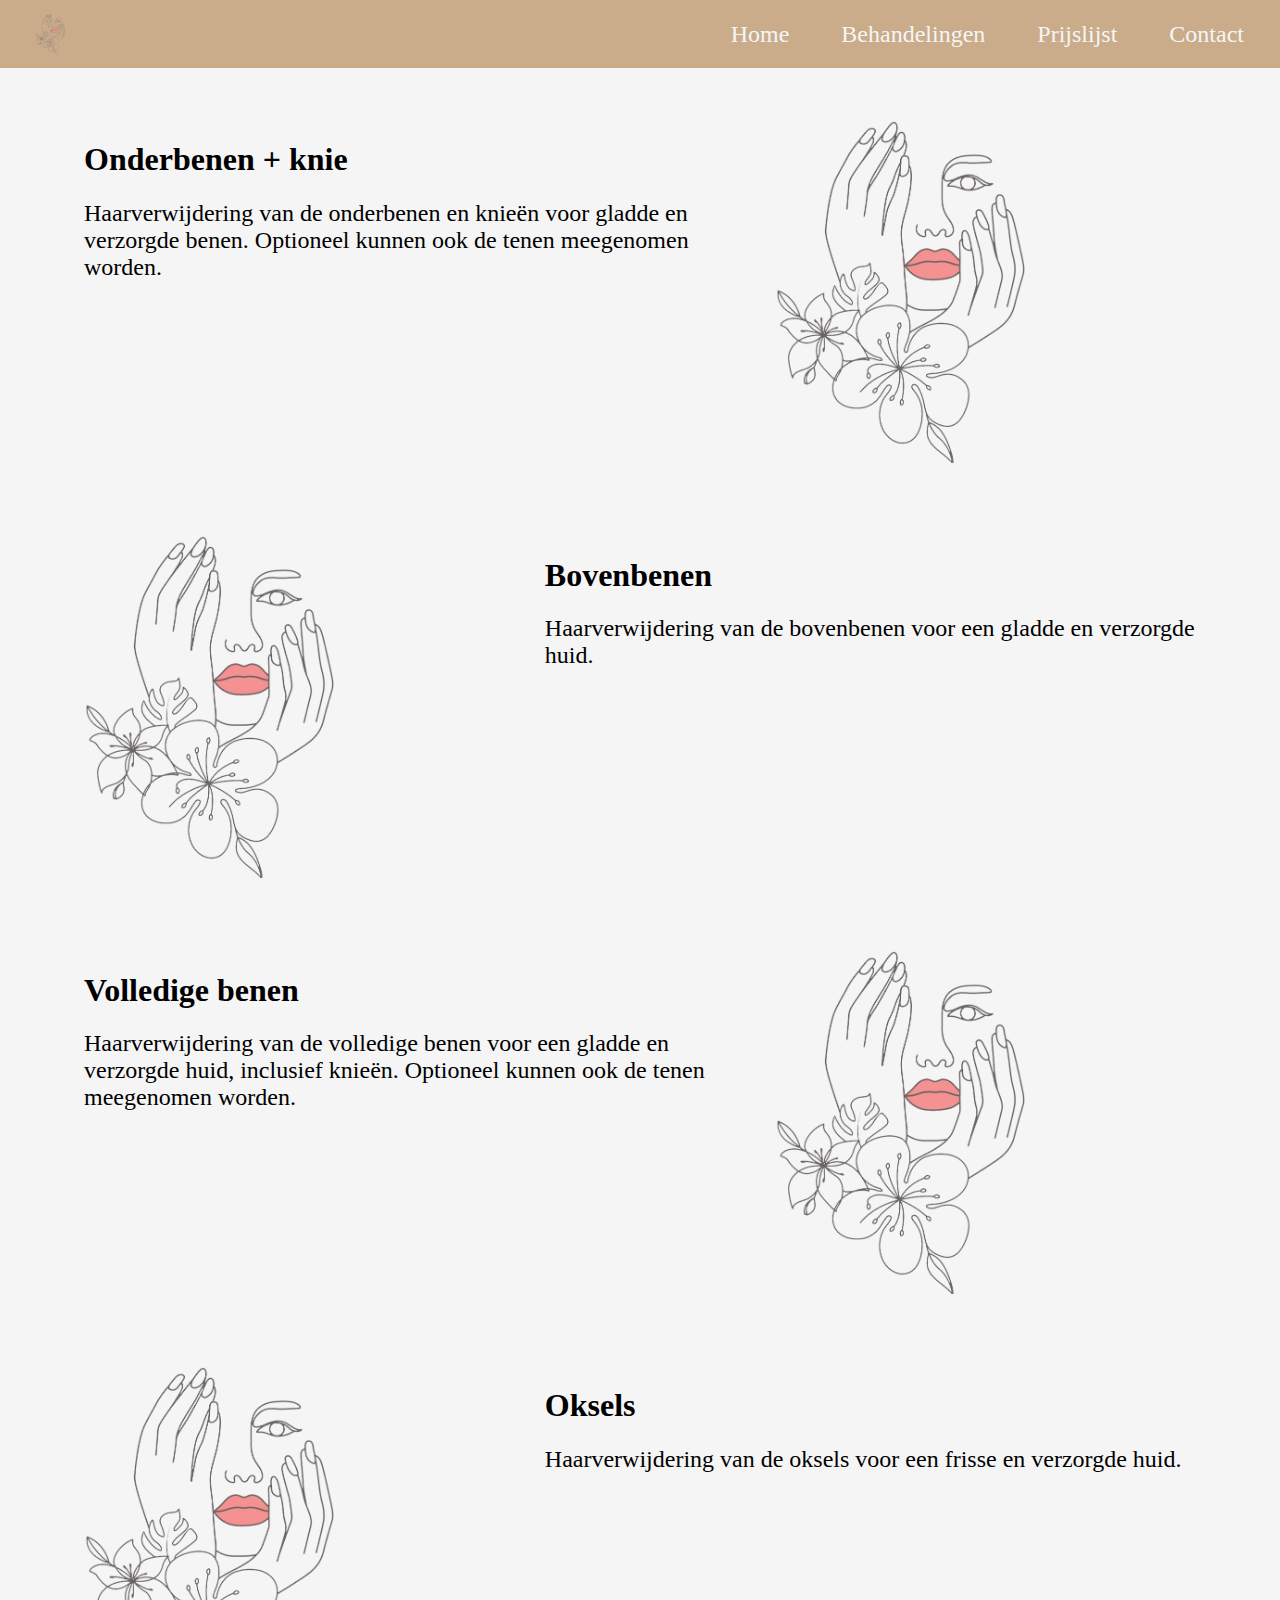
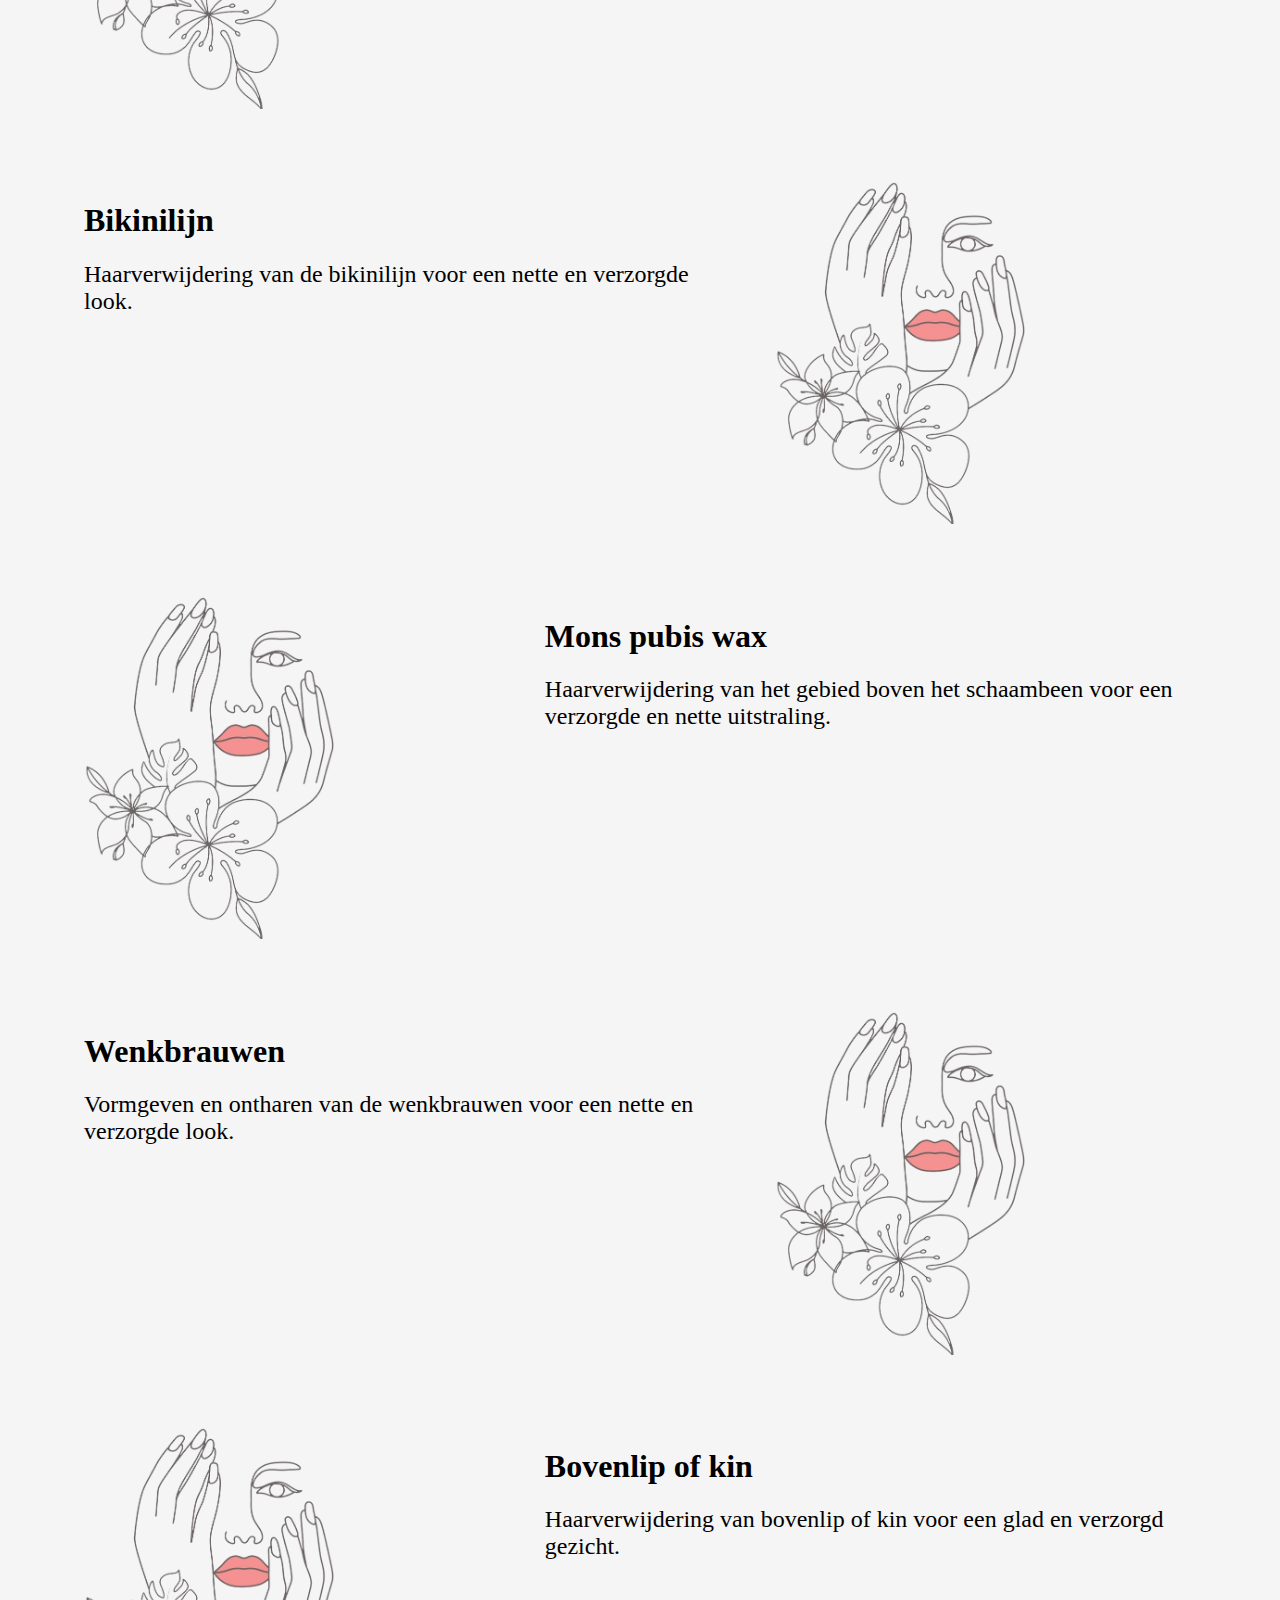
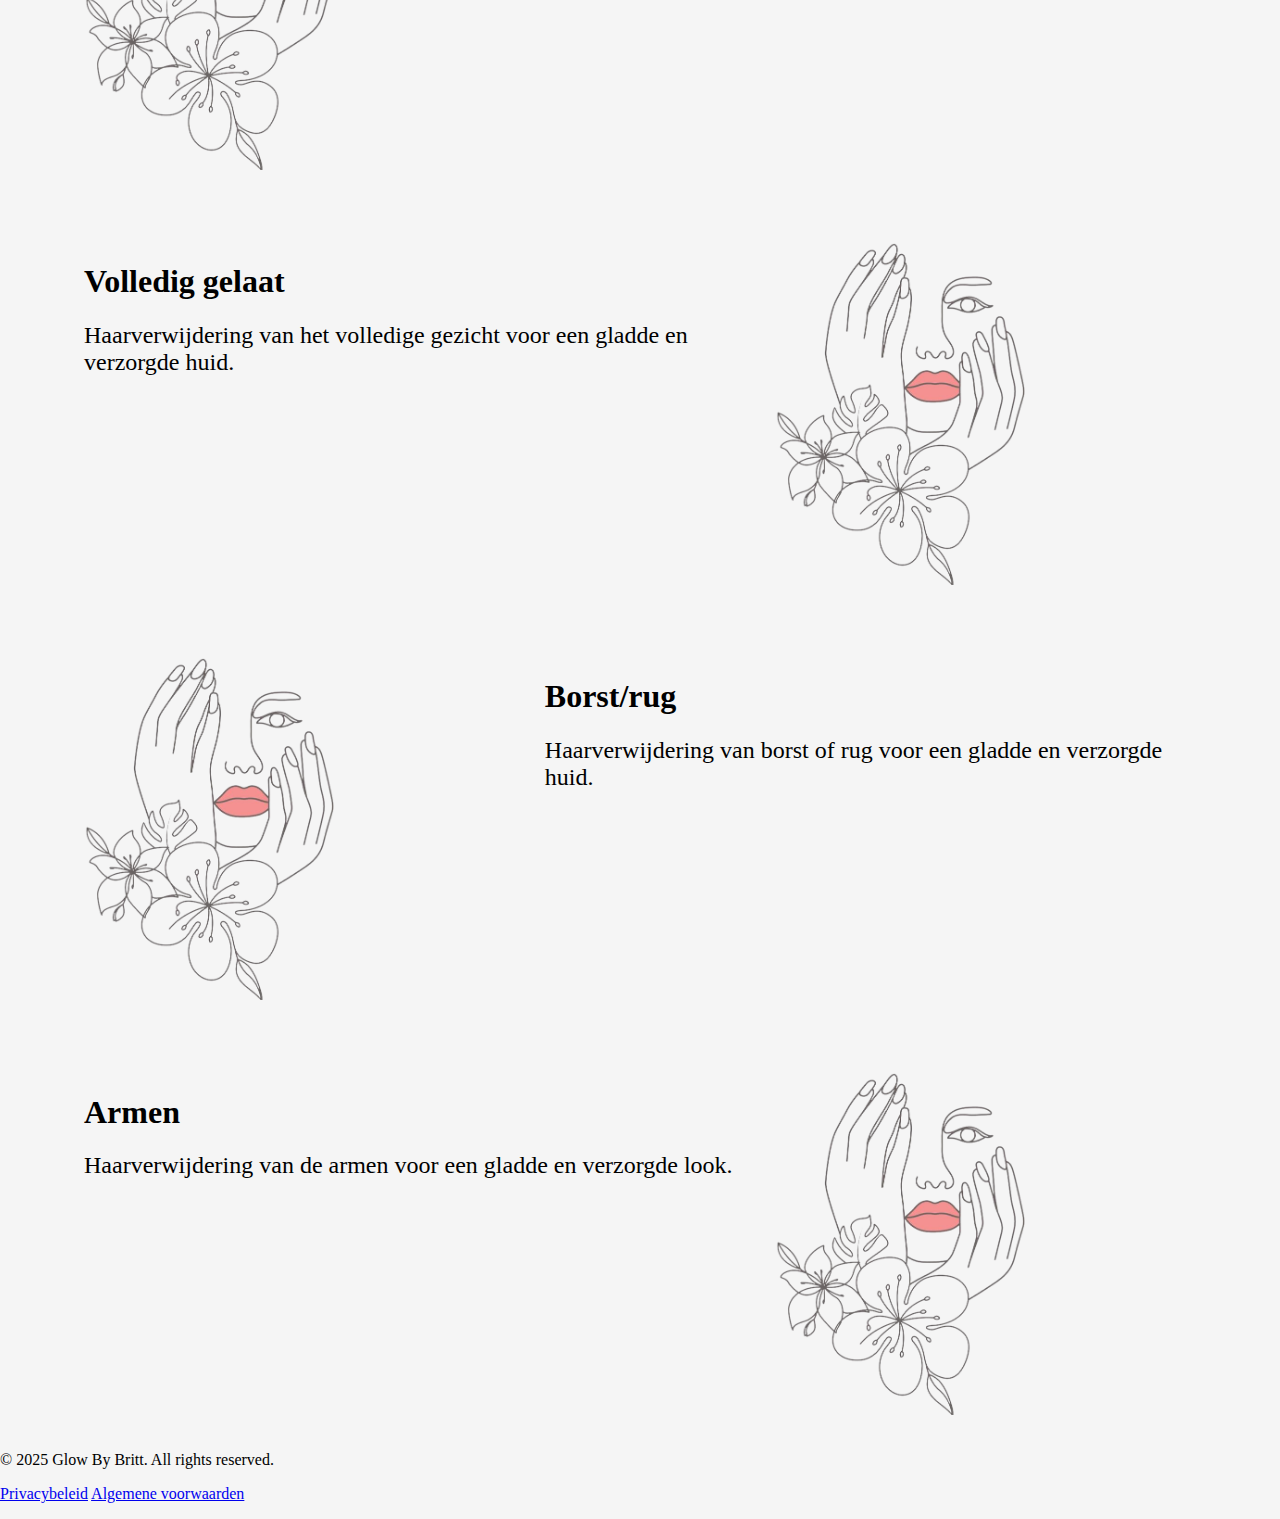
<file: Behandelingen/Ontharingen.html>
<!DOCTYPE html>
<html>
  <head>
    <meta name="viewport" content="width=device-width, initial-scale=1.0" />
    <link rel="stylesheet" href="../css/style.css" />
    <link rel="stylesheet" href="behandelingen.css" />
  </head>
  <body>
    <ul class="topnav" id="myTopnav">
      <li class="logo">
        <a href="https://brambo8698.github.io/webiste-Britt">
          <img src="../logo.png" alt="Logo" />
        </a>
      </li>
      <div class="nav-items">
        <li><a href="https://brambo8698.github.io/webiste-Britt">Home</a></li>
        <li class="dropdown">
          <a href="javascript:void(0)" class="dropbtn">Behandelingen</a>
          <div class="dropdown-content">
            <a href="Pedicure">Pedicure</a>
            <a href="Massage">Massage</a>
            <a href="Lichaamsverzorging">Lichaamsverzorging</a>
            <a href="Make-up">Make-up</a>
            <a href="WimpersWenkbrauwen">Wimpers en wenkbrauwen</a>
            <a href="Gelaatsverzorgingen">Gelaatsverzorgingen</a>
            <a class="active" href="Ontharingen">Ontharingen</a>
            <a href="Manicure">Manicure</a>
            <a href="Cadeaubon">Cadeaubon</a>
          </div>
        </li>
        <li><a href="../Prijslijst">Prijslijst</a></li>
        <li><a href="../Contact">Contact</a></li>
      </div>
      <li class="icon">
        <a
          href="javascript:void(0);"
          style="font-size: 20px"
          onclick="myFunction(this)"
          >&#9776;</a
        >
      </li>
    </ul>
    <!-- Left section -->
    <div class="container">
      <div class="row">
        <div class="column-66">
          <h1><b>Onderbenen + knie</b></h1>
          <div class="textcolumn">
            Haarverwijdering van de onderbenen en knieën voor gladde en
            verzorgde benen. Optioneel kunnen ook de tenen meegenomen worden.
          </div>
        </div>
        <div class="column-33">
          <img src="../logo.png" width="250" height="300" />
        </div>
      </div>
    </div>

    <!-- right section -->
    <div class="container">
      <div class="row">
        <div class="column-33">
          <img src="../logo.png" width="250" height="300" />
        </div>
        <div class="column-66">
          <h1><b>Bovenbenen</b></h1>
          <div class="textcolumn">
            Haarverwijdering van de bovenbenen voor een gladde en verzorgde
            huid.
          </div>
        </div>
      </div>
    </div>
    <!-- Left section -->
    <div class="container">
      <div class="row">
        <div class="column-66">
          <h1><b>Volledige benen</b></h1>
          <div class="textcolumn">
            Haarverwijdering van de volledige benen voor een gladde en verzorgde
            huid, inclusief knieën. Optioneel kunnen ook de tenen meegenomen
            worden.
          </div>
        </div>
        <div class="column-33">
          <img src="../logo.png" width="250" height="300" />
        </div>
      </div>
    </div>

    <!-- right section -->
    <div class="container">
      <div class="row">
        <div class="column-33">
          <img src="../logo.png" width="250" height="300" />
        </div>
        <div class="column-66">
          <h1><b>Oksels</b></h1>
          <div class="textcolumn">
            Haarverwijdering van de oksels voor een frisse en verzorgde huid.
          </div>
        </div>
      </div>
    </div>
    <!-- Left section -->
    <div class="container">
      <div class="row">
        <div class="column-66">
          <h1><b>Bikinilijn</b></h1>
          <div class="textcolumn">
            Haarverwijdering van de bikinilijn voor een nette en verzorgde look.
          </div>
        </div>
        <div class="column-33">
          <img src="../logo.png" width="250" height="300" />
        </div>
      </div>
    </div>

    <!-- right section -->
    <div class="container">
      <div class="row">
        <div class="column-33">
          <img src="../logo.png" width="250" height="300" />
        </div>
        <div class="column-66">
          <h1><b>Mons pubis wax</b></h1>
          <div class="textcolumn">
            Haarverwijdering van het gebied boven het schaambeen voor een
            verzorgde en nette uitstraling.
          </div>
        </div>
      </div>
    </div>
    <!-- Left section -->
    <div class="container">
      <div class="row">
        <div class="column-66">
          <h1><b>Wenkbrauwen</b></h1>
          <div class="textcolumn">
            Vormgeven en ontharen van de wenkbrauwen voor een nette en verzorgde
            look.
          </div>
        </div>
        <div class="column-33">
          <img src="../logo.png" width="250" height="300" />
        </div>
      </div>
    </div>

    <!-- right section -->
    <div class="container">
      <div class="row">
        <div class="column-33">
          <img src="../logo.png" width="250" height="300" />
        </div>
        <div class="column-66">
          <h1><b>Bovenlip of kin</b></h1>
          <div class="textcolumn">
            Haarverwijdering van bovenlip of kin voor een glad en verzorgd
            gezicht.
          </div>
        </div>
      </div>
    </div>
    <!-- Left section -->
    <div class="container">
      <div class="row">
        <div class="column-66">
          <h1><b>Volledig gelaat</b></h1>
          <div class="textcolumn">
            Haarverwijdering van het volledige gezicht voor een gladde en
            verzorgde huid.
          </div>
        </div>
        <div class="column-33">
          <img src="../logo.png" width="250" height="300" />
        </div>
      </div>
    </div>

    <!-- right section -->
    <div class="container">
      <div class="row">
        <div class="column-33">
          <img src="../logo.png" width="250" height="300" />
        </div>
        <div class="column-66">
          <h1><b>Borst/rug</b></h1>
          <div class="textcolumn">
            Haarverwijdering van borst of rug voor een gladde en verzorgde huid.
          </div>
        </div>
      </div>
    </div>
    <!-- Left section -->
    <div class="container">
      <div class="row">
        <div class="column-66">
          <h1><b>Armen</b></h1>
          <div class="textcolumn">
            Haarverwijdering van de armen voor een gladde en verzorgde look.
          </div>
        </div>
        <div class="column-33">
          <img src="../logo.png" width="250" height="300" />
        </div>
      </div>
    </div>
    <footer>
      <p>© 2025 Glow By Britt. All rights reserved.</p>
      <p>
        <a href="PrivacyPolicy">Privacybeleid</a>
        <a href="TermsAndConditions">Algemene voorwaarden</a>
      </p>
    </footer>
    <script src="../script.js"></script>
  </body>
</html>
</file>
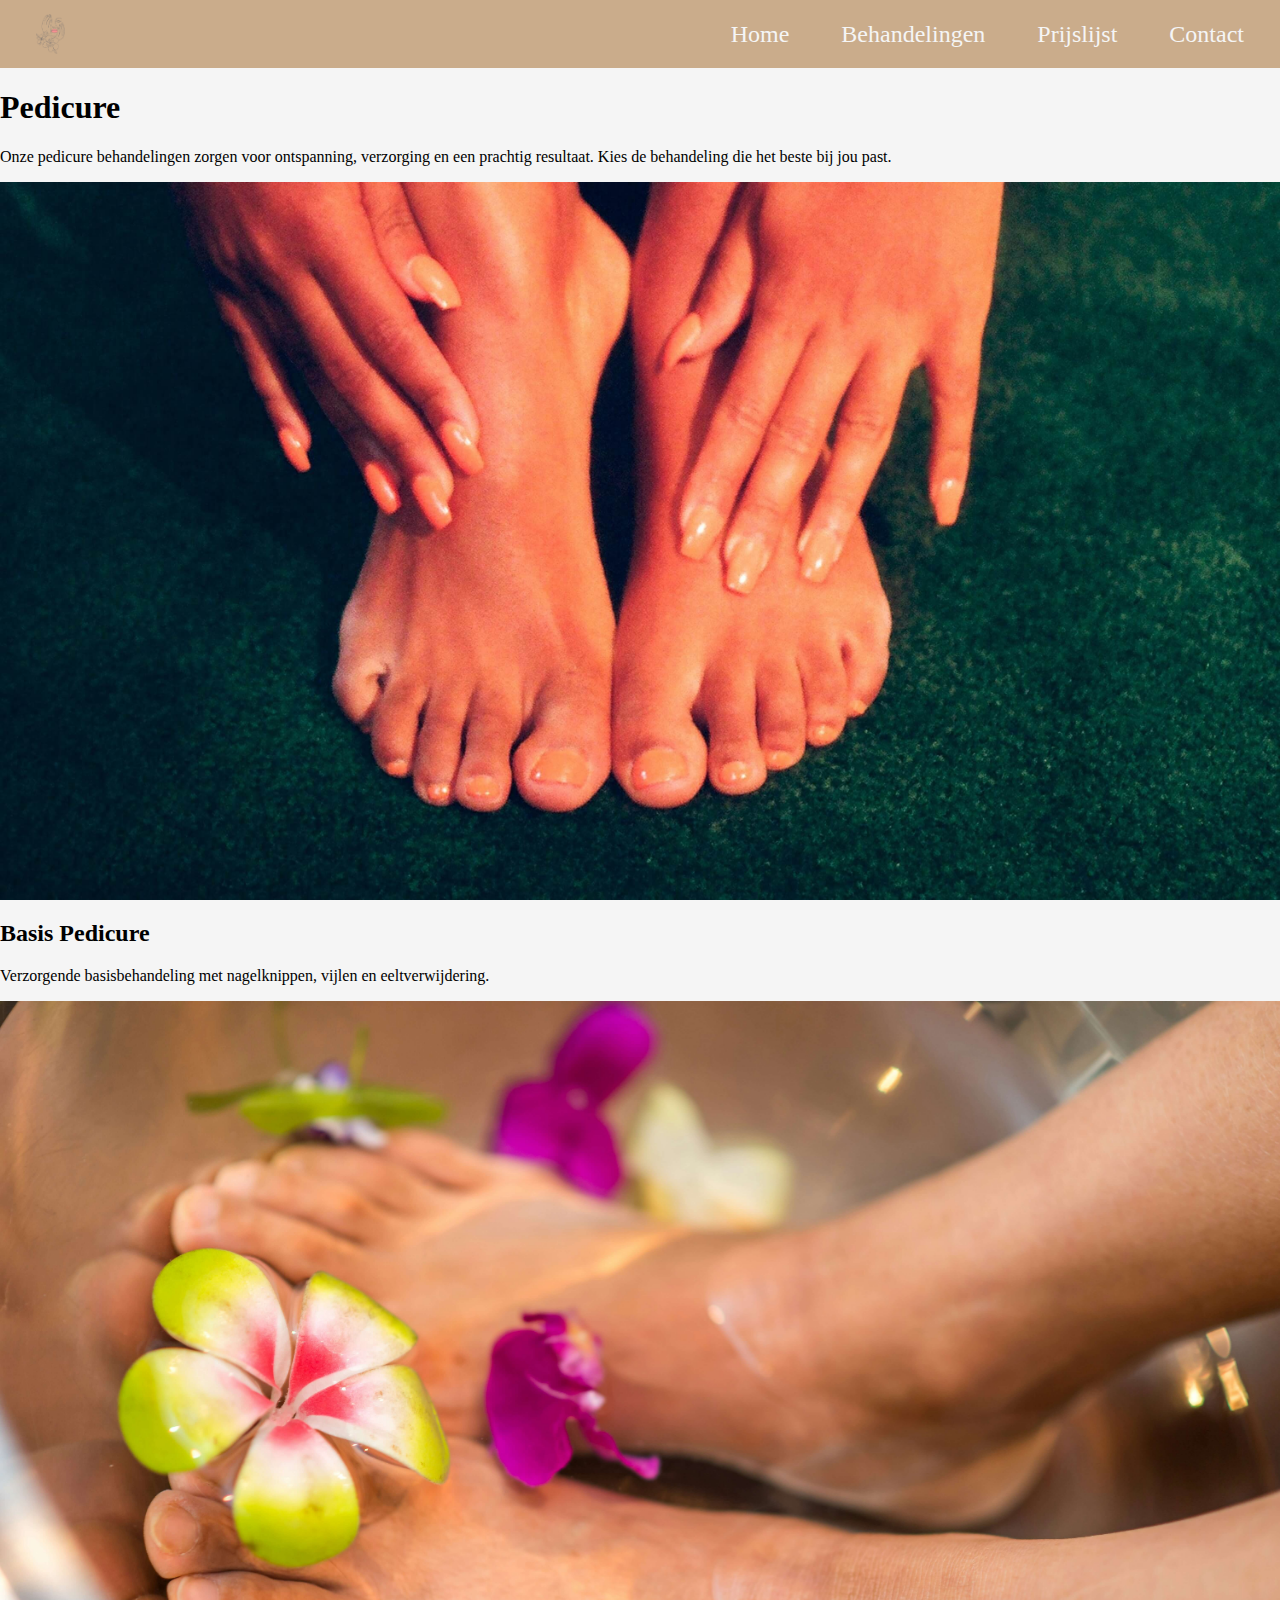
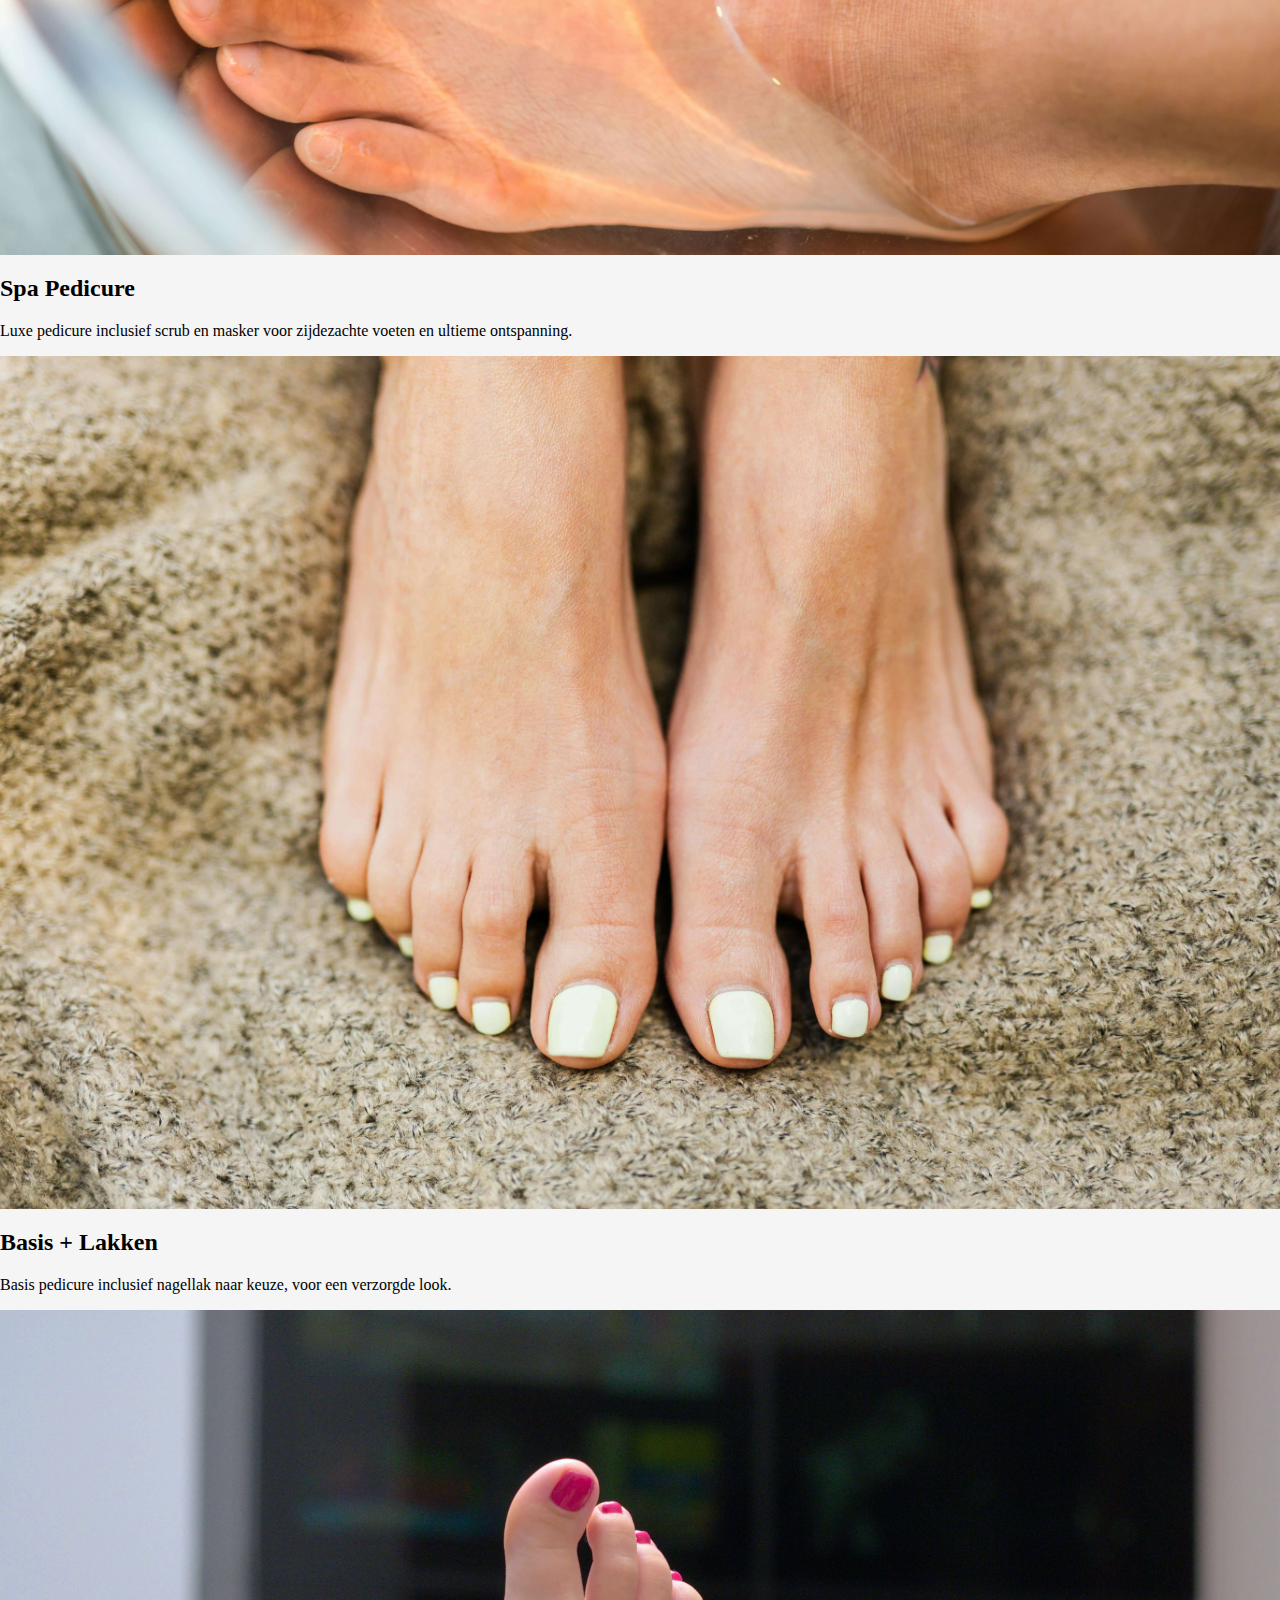
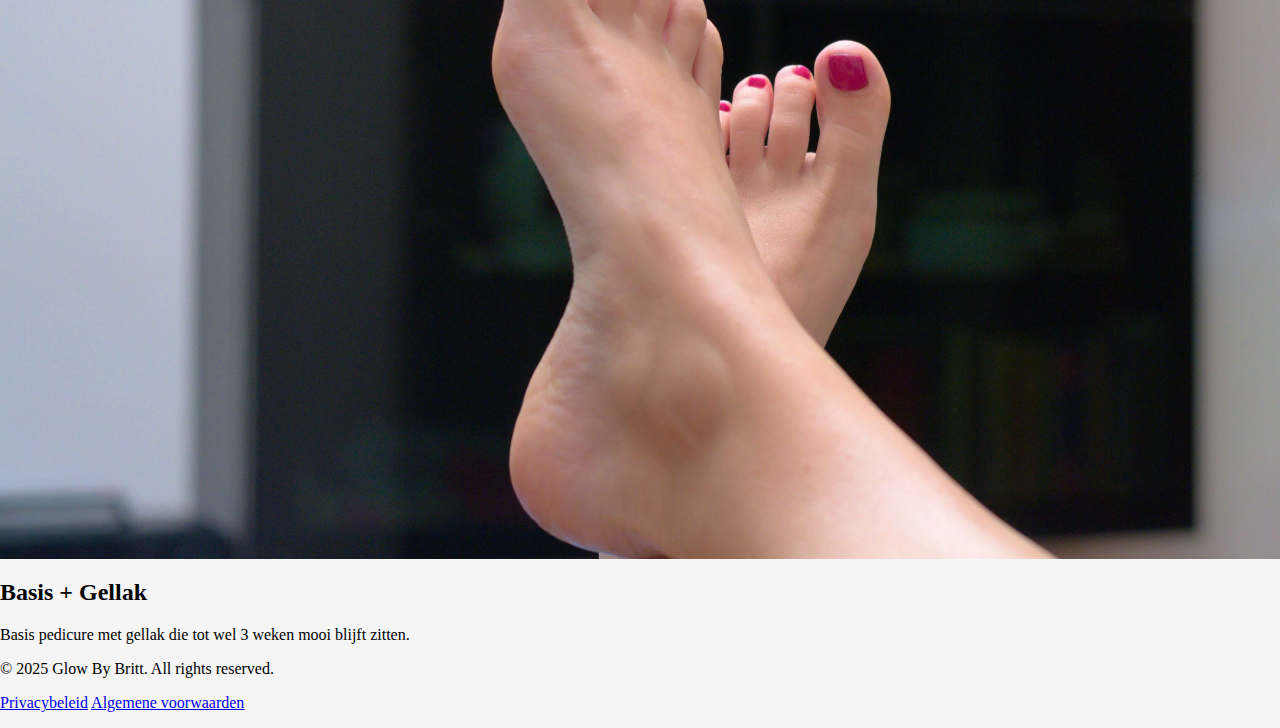
<file: Behandelingen/Pedicure.html>
<!DOCTYPE html>
<html>
  <head>
    <title>Glow By Britt</title>
    <link rel="icon" type="image/x-icon" href="../favicon.ico" />
    <meta name="viewport" content="width=device-width, initial-scale=1.0" />
    <link rel="stylesheet" href="../css/style.css" />
    <link rel="stylesheet" href="behandelingen.css" />
  </head>
  <body>
    <ul class="topnav" id="myTopnav">
      <li class="logo">
        <a href="https://brambo8698.github.io/webiste-Britt">
          <img src="../logo.png" alt="Logo" />
        </a>
      </li>
      <div class="nav-items">
        <li><a href="https://brambo8698.github.io/webiste-Britt">Home</a></li>
        <li class="dropdown">
          <a href="javascript:void(0)" class="dropbtn">Behandelingen</a>
          <div class="dropdown-content">
            <a class="active" href="Pedicure">Pedicure</a>
            <a href="Massage">Massage</a>
            <a href="Lichaamsverzorging">Lichaamsverzorging</a>
            <a href="Make-up">Make-up</a>
            <a href="WimpersWenkbrauwen">Wimpers en wenkbrauwen</a>
            <a href="Gelaatsverzorgingen">Gelaatsverzorgingen</a>
            <a href="Ontharingen">Ontharingen</a>
            <a href="Manicure">Manicure</a>
            <a href="Cadeaubon">Cadeaubon</a>
          </div>
        </li>
        <li><a href="../Prijslijst">Prijslijst</a></li>
        <li><a href="../Contact">Contact</a></li>
      </div>
      <li class="icon">
        <a
          href="javascript:void(0);"
          style="font-size: 20px"
          onclick="myFunction(this)"
          >&#9776;</a
        >
      </li>
    </ul>
    <section class="treatments">
      <h1>Pedicure</h1>
      <p class="intro">
        Onze pedicure behandelingen zorgen voor ontspanning, verzorging en een
        prachtig resultaat. Kies de behandeling die het beste bij jou past.
      </p>
      <div class="treatment-row">
        <img src="Images/BasisPedicure.jpg" alt="Basis pedicure" />
        <div class="treatment-info">
          <h2>Basis Pedicure</h2>
          <p>
            Verzorgende basisbehandeling met nagelknippen, vijlen en
            eeltverwijdering.
          </p>
        </div>
      </div>
      <div class="treatment-row reverse">
        <img src="Images/SpaPedicure.jpg" alt="Spa pedicure" />
        <div class="treatment-info">
          <h2>Spa Pedicure</h2>
          <p>
            Luxe pedicure inclusief scrub en masker voor zijdezachte voeten en
            ultieme ontspanning.
          </p>
        </div>
      </div>
      <div class="treatment-row">
        <img src="Images/BasisPedicureLakken.jpg" alt="Basis + lakken" />
        <div class="treatment-info">
          <h2>Basis + Lakken</h2>
          <p>
            Basis pedicure inclusief nagellak naar keuze, voor een verzorgde
            look.
          </p>
        </div>
      </div>
      <div class="treatment-row reverse">
        <img src="Images/BasisPedicureGellak.jpg" alt="Basis + gellak" />
        <div class="treatment-info">
          <h2>Basis + Gellak</h2>
          <p>
            Basis pedicure met gellak die tot wel 3 weken mooi blijft zitten.
          </p>
        </div>
      </div>
    </section>

    <footer>
      <p>© 2025 Glow By Britt. All rights reserved.</p>
      <p>
        <a href="PrivacyPolicy">Privacybeleid</a>
        <a href="TermsAndConditions">Algemene voorwaarden</a>
      </p>
    </footer>
    <script src="../script.js"></script>
  </body>
</html>
</file>
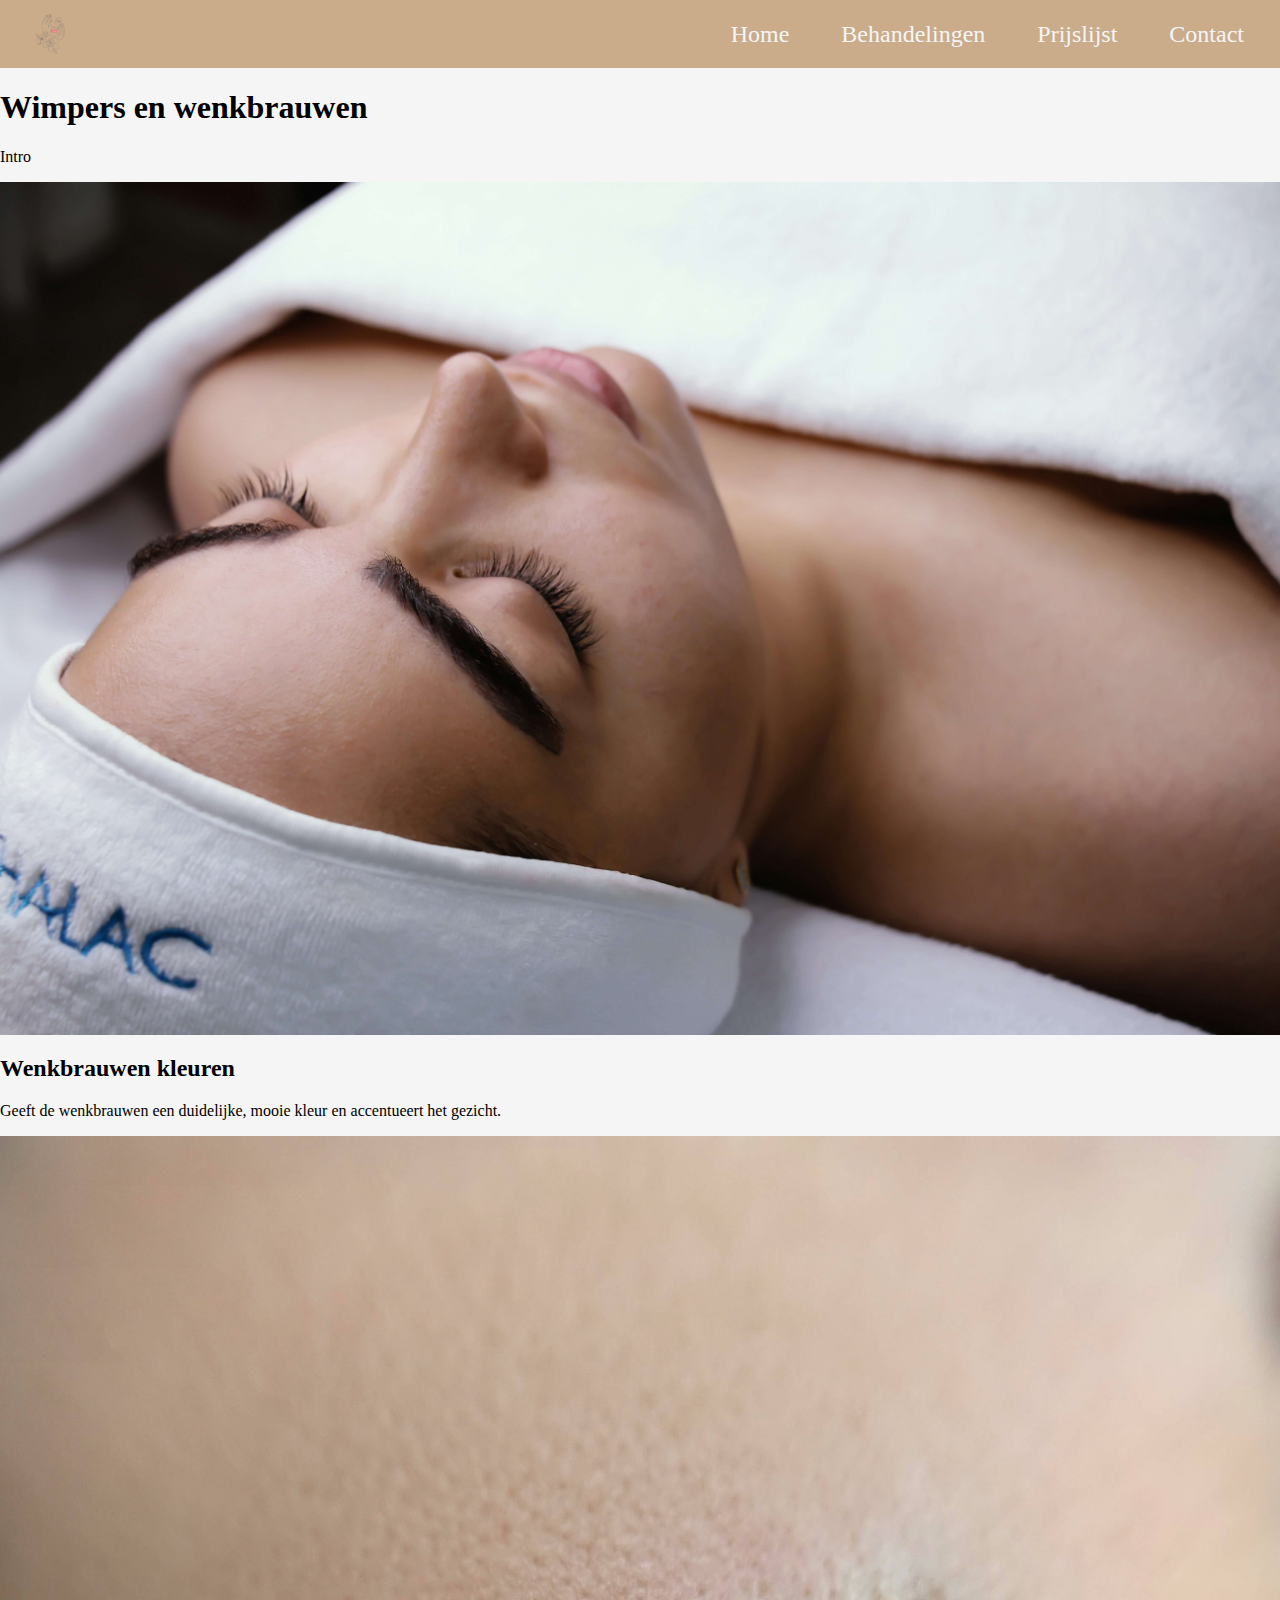
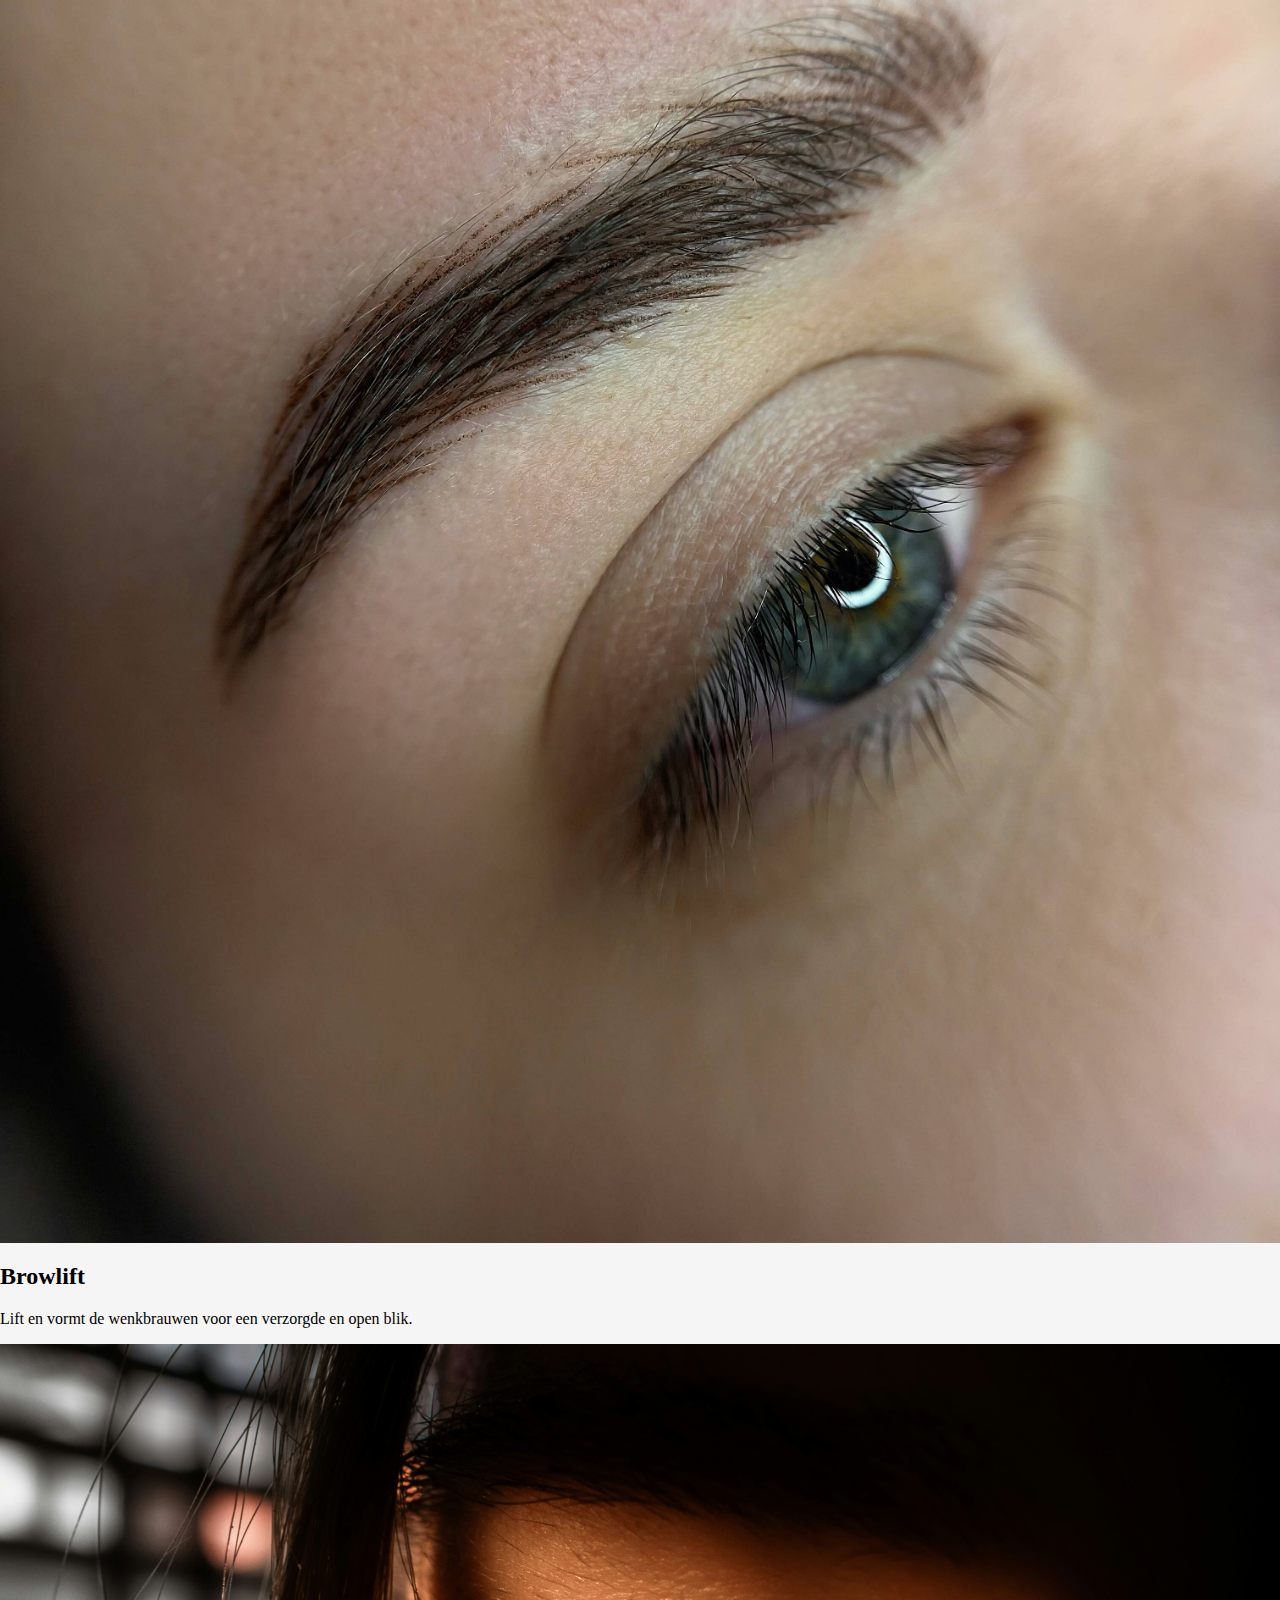
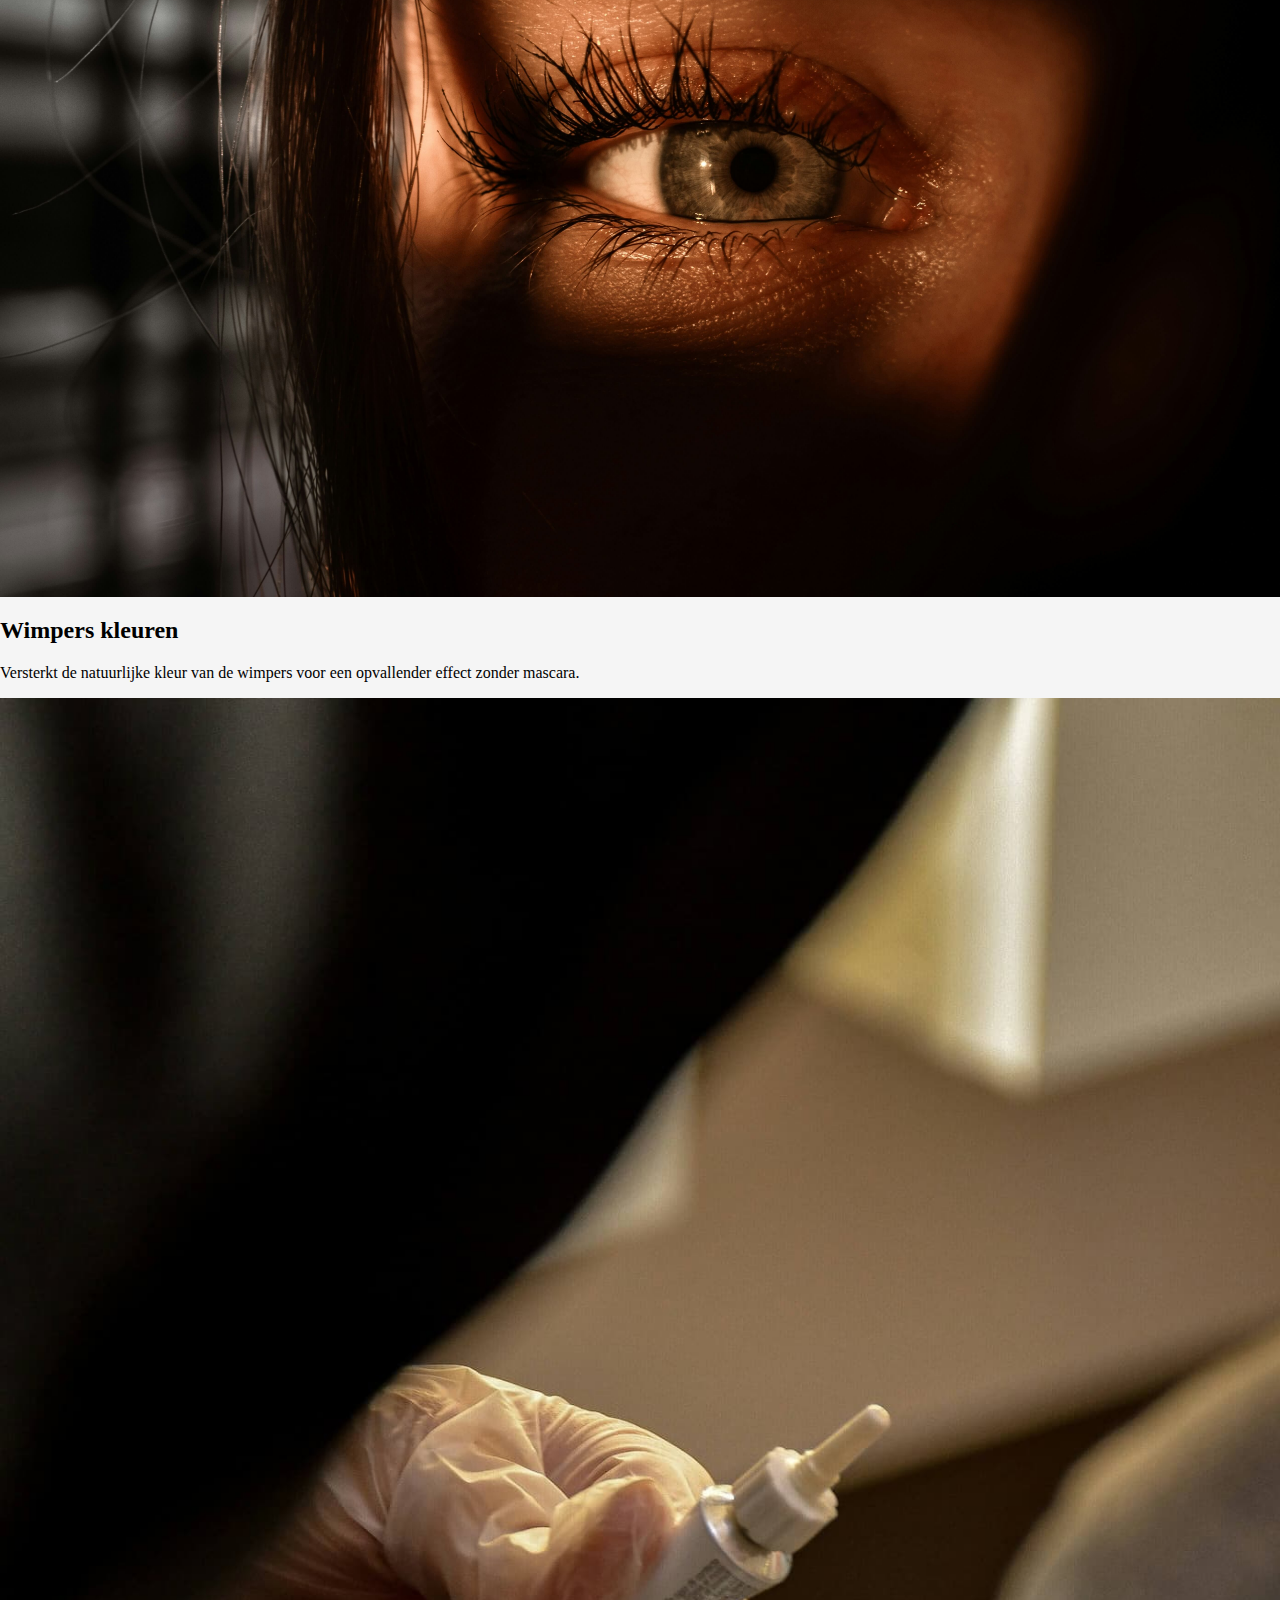
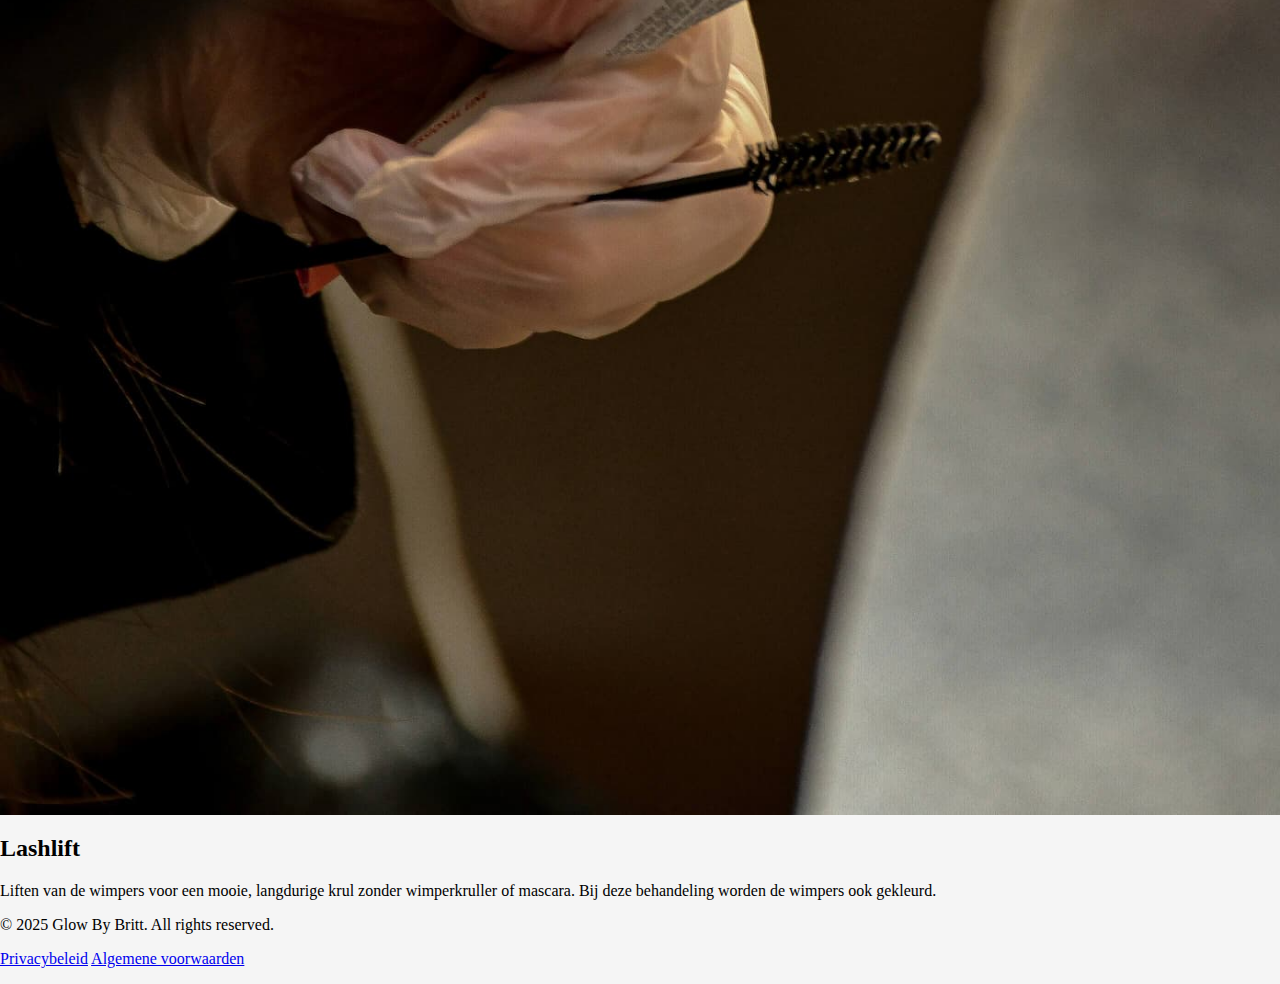
<file: Behandelingen/WimpersWenkbrauwen.html>
<!DOCTYPE html>
<html>
  <head>
    <title>Glow By Britt</title>
    <link rel="icon" type="image/x-icon" href="../favicon.ico" />
    <meta name="viewport" content="width=device-width, initial-scale=1.0" />
    <link rel="stylesheet" href="../css/style.css" />
    <link rel="stylesheet" href="behandelingen.css" />
  </head>
  <body>
    <ul class="topnav" id="myTopnav">
      <li class="logo">
        <a href="https://brambo8698.github.io/webiste-Britt">
          <img src="../logo.png" alt="Logo" />
        </a>
      </li>
      <div class="nav-items">
        <li><a href="https://brambo8698.github.io/webiste-Britt">Home</a></li>
        <li class="dropdown">
          <a href="javascript:void(0)" class="dropbtn">Behandelingen</a>
          <div class="dropdown-content">
            <a href="Pedicure">Pedicure</a>
            <a href="Massage">Massage</a>
            <a href="Lichaamsverzorging">Lichaamsverzorging</a>
            <a href="Make-up">Make-up</a>
            <a class="active" href="WimpersWenkbrauwen"
              >Wimpers en wenkbrauwen</a
            >
            <a href="Gelaatsverzorgingen">Gelaatsverzorgingen</a>
            <a href="Ontharingen">Ontharingen</a>
            <a href="Manicure">Manicure</a>
            <a href="Cadeaubon">Cadeaubon</a>
          </div>
        </li>
        <li><a href="../Prijslijst">Prijslijst</a></li>
        <li><a href="../Contact">Contact</a></li>
      </div>
      <li class="icon">
        <a
          href="javascript:void(0);"
          style="font-size: 20px"
          onclick="myFunction(this)"
          >&#9776;</a
        >
      </li>
    </ul>
    <section class="treatments">
      <h1>Wimpers en wenkbrauwen</h1>
      <p class="intro">Intro</p>
      <div class="treatment-row">
        <img src="Images/WenkbrauwenKleuren.jpg" alt="Wenkbrauwen kleuren" />
        <div class="treatment-info">
          <h2>Wenkbrauwen kleuren</h2>
          <p>
            Geeft de wenkbrauwen een duidelijke, mooie kleur en accentueert het
            gezicht.
          </p>
        </div>
      </div>
      <div class="treatment-row reverse">
        <img src="Images/Browlift.jpg" alt="Browlift" />
        <div class="treatment-info">
          <h2>Browlift</h2>
          <p>Lift en vormt de wenkbrauwen voor een verzorgde en open blik.</p>
        </div>
      </div>
      <div class="treatment-row">
        <img src="Images/WimpersKleuren.jpg" alt="Wimpers kleuren" />
        <div class="treatment-info">
          <h2>Wimpers kleuren</h2>
          <p>
            Versterkt de natuurlijke kleur van de wimpers voor een opvallender
            effect zonder mascara.
          </p>
        </div>
      </div>
      <div class="treatment-row reverse">
        <img src="Images/Lashlift.jpg" alt="Lashlift" />
        <div class="treatment-info">
          <h2>Lashlift</h2>
          <p>
            Liften van de wimpers voor een mooie, langdurige krul zonder
            wimperkruller of mascara. Bij deze behandeling worden de wimpers ook
            gekleurd.
          </p>
        </div>
      </div>
    </section>
    <footer>
      <p>© 2025 Glow By Britt. All rights reserved.</p>
      <p>
        <a href="PrivacyPolicy">Privacybeleid</a>
        <a href="TermsAndConditions">Algemene voorwaarden</a>
      </p>
    </footer>
    <script src="../script.js"></script>
  </body>
</html>
</file>
<file: css/style.css>
:root {
  --main-color: #3498db;
  --topnav-color: #caac8b;
  --text-color: #f5f5f5;
  --background-color: #f5f5f5;
  --active-color: #ccb9ac;
  /* #d8c9ba; */
}

body {
  margin: 0;
  background-color: var(--background-color);
}

* {
  box-sizing: border-box;
}

ul.topnav {
  list-style-type: none;
  margin: 0;
  display: flex;
  background-color: var(--topnav-color);
  justify-content: space-between; /* ✅ logo left, nav right */
  align-items: center; /* ✅ vertical centering */
  padding: 0 20px; /* ✅ spacing */
  overflow: hidden;
}

ul.topnav .logo img {
  /* ✅ keep items in a row */
  height: 40px; /* ✅ size for logo */
}

ul.topnav .nav-items {
  /* ✅ keep items in a row */
  display: flex; /* ✅ keep items in a row */
  gap: 20px; /* ✅ spacing between links */
}

ul.topnav li a {
  display: block;
  color: var(--text-color);
  text-align: center;
  padding: 14px 16px;
  text-decoration: none;
  font-size: x-large;
  display: block;
}

ul.topnav li a:hover:not(.active) {
  background-color: var(--active-color);
}

ul.topnav li a.active {
  background-color: var(--active-color);
}

.topnav .icon {
  display: none;
}

li.dropdown {
  display: inline-block;
  overflow: hidden;
}

.dropdown-content {
  display: none;
  position: absolute;
  background-color: #38444d;
  min-width: 160px;
  box-shadow: 0px 8px 16px 0px rgba(0, 0, 0, 0.2);
  z-index: 1;
}

.dropdown-content a {
  color: black;
  padding: 12px 16px;
  text-decoration: none;
  display: block;
  text-align: left;
}

.dropdown-content a:hover {
  background-color: #f1f1f105;
}

.dropdown:hover .dropdown-content {
  display: block;
}

@media screen and (max-width: 600px) {
  ul.topnav .logo {
    display: none;
  }
  .column {
    width: 100%;
  }

  .topnav li:not(:first-child),
  .dropdown .dropbtn {
    display: none;
  }
  ul.topnav .icon {
    float: right;
    display: flex;
  }
}

@media screen and (max-width: 600px) {
  ul.topnav.responsive .logo {
    display: none;
  }
  ul.topnav.responsive .nav-items {
    flex-direction: column;
    width: 100%;
    gap: 0;
  }
  .topnav.responsive {
    position: relative;
  }
  ul.topnav.responsive .icon {
    right: 0;
    top: 0;
  }
  .topnav.responsive li {
    float: none;
    display: block;
  }
  .topnav.responsive .dropdown {
    float: none;
  }
  .topnav.responsive .dropdown-content {
    position: relative;
  }
  .topnav.responsive .dropdown .dropbtn {
    display: block;
    width: 100%;
  }
}
</file>
<file: Behandelingen/behandelingen.css>
.container {
  padding-left: 64px;
  padding-right: 64px;
  padding-top: 32px;
}

.row:after {
  content: "";
  display: table;
  clear: both;
}

.column-66 {
  float: left;
  width: 60%;
  padding: 20px;
}

.column-33 {
  float: left;
  width: 40%;
  padding: 20px;
}

img {
  display: block;
  height: auto;
  max-width: 100%;
}

.textcolumn {
  font-size: 24px;
}

@media screen and (max-width: 600px) {
  .column-66,
  .column-33 {
    width: 100%;
    text-align: center;
  }
  img {
    margin: auto;
  }
}
</file>
